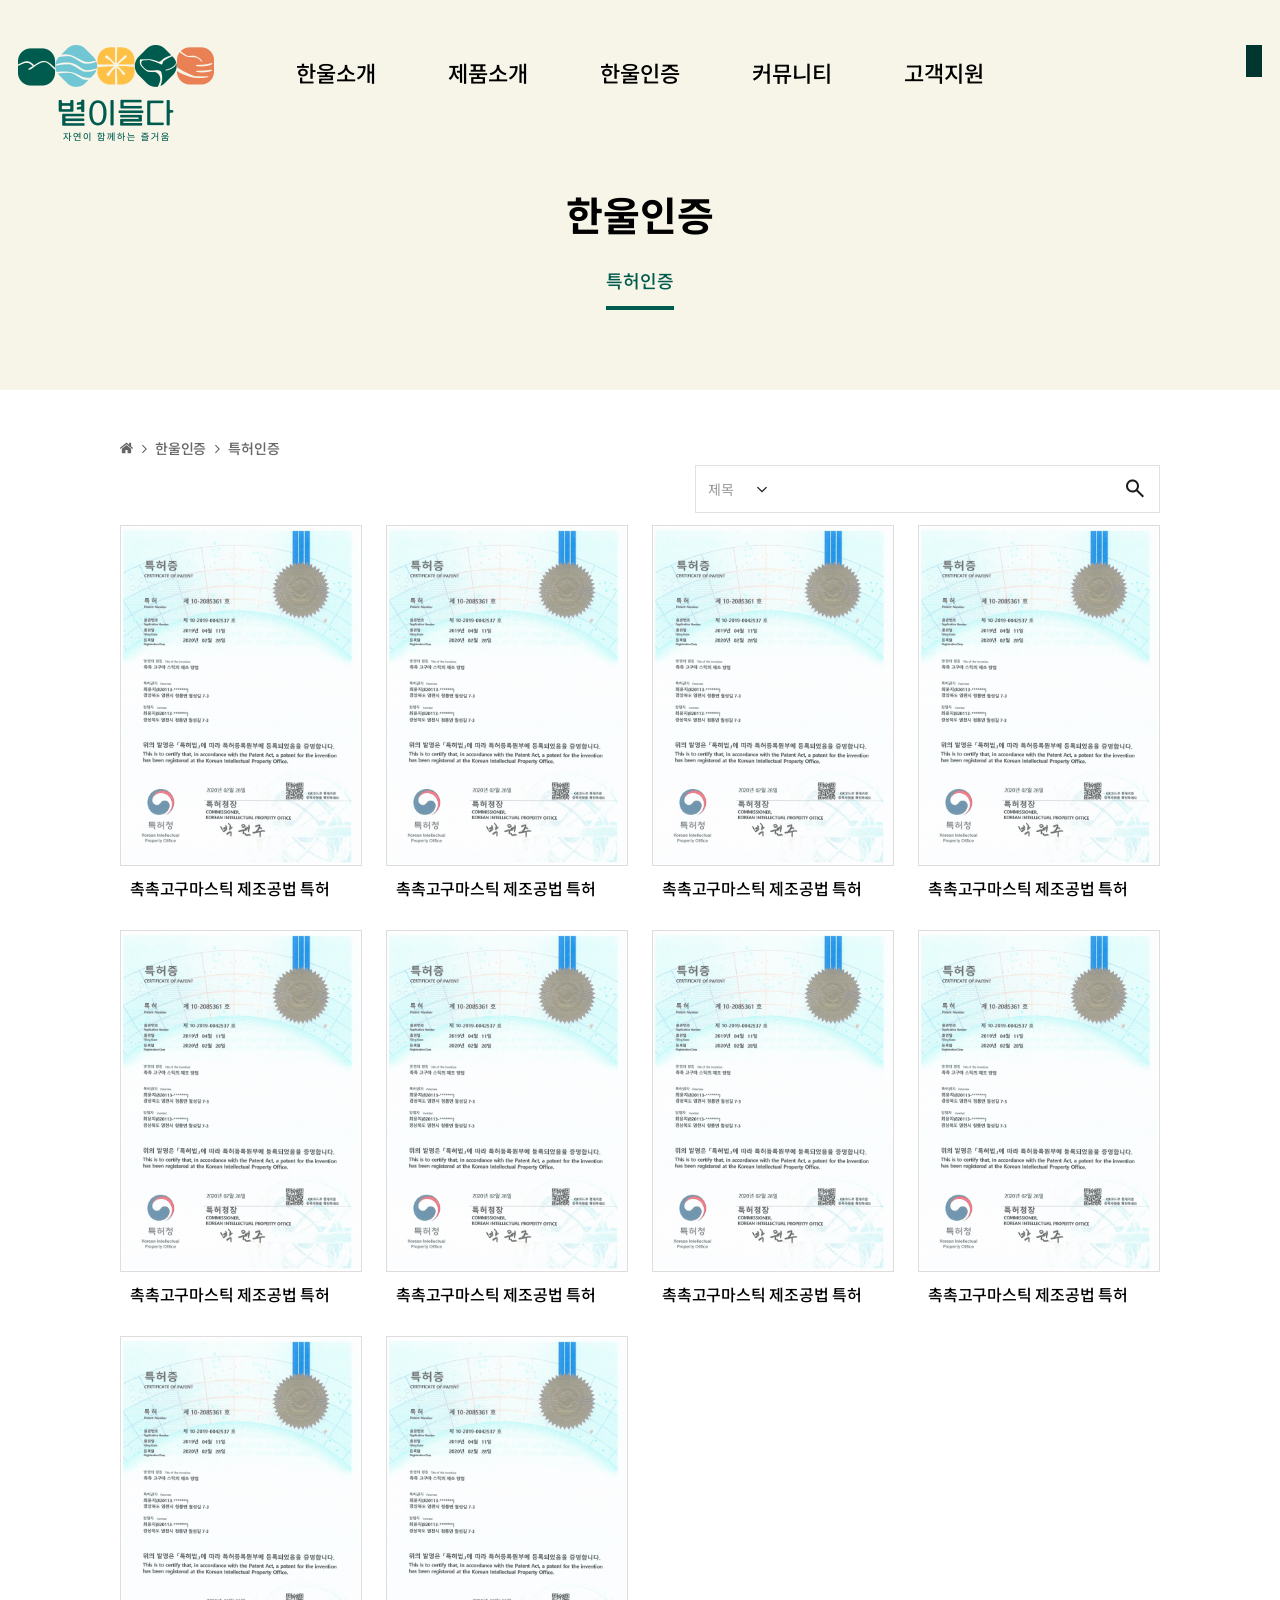
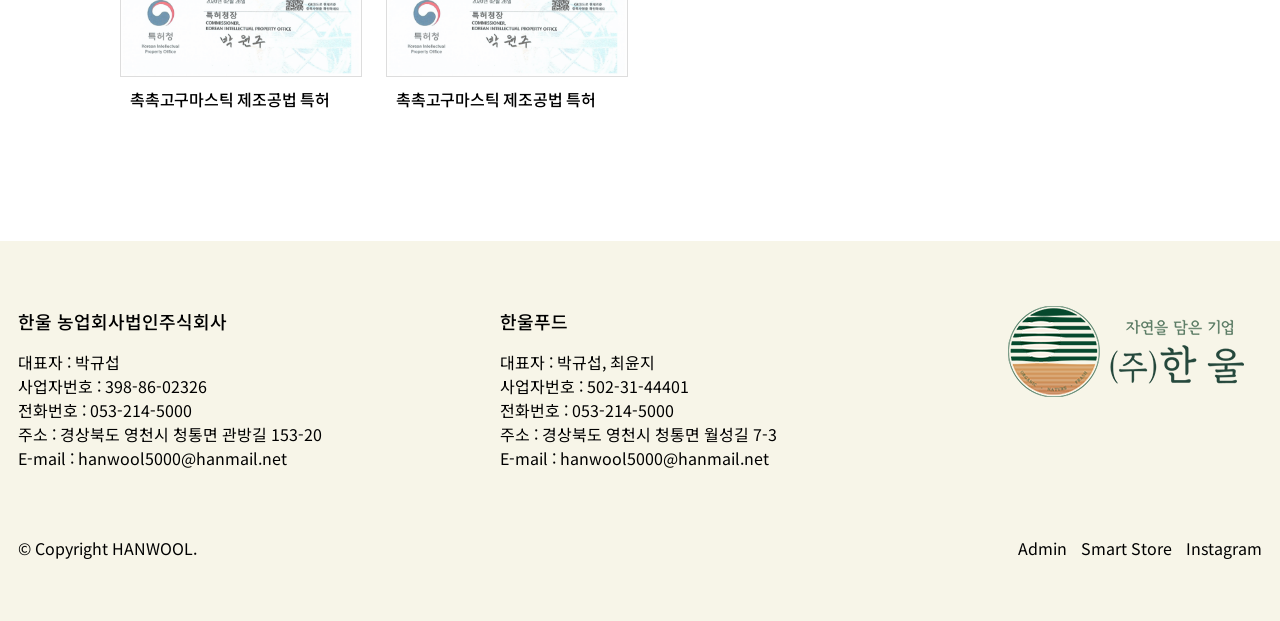
<file: certification_3.html>
<!DOCTYPE html>
<html lang="ko">
<head>
    <meta charset="UTF-8">
    <meta name="keywords" content="">
    <meta name="description" content="">
    <meta name="viewport" content="width=device-width, initial-scale=1.0">
    <title>한울인증 | 한울 모랑모랑</title>
    <!-- 웹글꼴 연결 -->
    <link rel="preconnect" href="https://fonts.googleapis.com">
    <link rel="preconnect" href="https://fonts.gstatic.com" crossorigin>
    <link href="https://fonts.googleapis.com/css2?family=Noto+Sans+KR:wght@100..900&display=swap" rel="stylesheet">
    <!-- CSS/JS 연결 -->
    <link rel="stylesheet" href="./styles/reset.css">
    <link rel="stylesheet" href="./styles/certification_3.css">
    <link rel="stylesheet" href="./styles/common.css">
    <link rel="stylesheet" href="./styles/responsive.css">
    <script src="./script/certification_3.js" defer></script>
</head>
<body>
    <!--============================= header =============================-->
    <header>
        <div class="top_wrap">
            <h1><a href="./index.html"><img src="./images/logo.png" alt="볕이들다"></a></h1>
            <nav>
                <ul class="gnb">
                    <li><a href="./hanwool_info_1.html">한울소개</a>
                        <ul class="sub">
                            <li><a href="./hanwool_info_1.html">브랜드 스토리</a></li>
                            <li><a href="#">브랜드 로고</a></li>
                            <li><a href="#">상담 문의</a></li>
                            <li><a href="#">기업연혁</a></li>
                        </ul>
                    </li>
                    <li><a href="./product_info_2.html">제품소개</a>
                        <ul class="sub">
                            <li><a href="./product_info_2.html">제품소개</a></li>
                            <li><a href="#">연구개발</a></li>
                        </ul>
                    </li>
                    <li><a href="./certification_3.html">한울인증</a>
                        <ul class="sub">
                            <li><a href="./certification_3.html">특허인증</a></li>
                        </ul>
                    </li>
                    <li><a href="./community_4.html">커뮤니티</a>
                        <ul class="sub">
                            <li><a href="./community_4.html">공지사항</a></li>
                            <li><a href="#">한울뉴스</a></li>
                            <li><a href="#">자연의 이야기</a></li>
                        </ul>
                    </li>
                    <li><a href="./support_5.html">고객지원</a>
                        <ul class="sub">
                            <li><a href="./support_5.html">자주 묻는 질문</a></li>
                            <li><a href="#">자료실</a></li>
                        </ul>
                    </li>
                </ul>
            </nav>
            <div class="lnb">
                <a href="#" class="rectangle"></a>
                <div class="lnb_bg"></div><!-- 사이드 열릴 때 왼쪽 배경 -->
                <!-- desktop side nav -->
                <div class="all_nav">
                    <ul>
                        <li><a href="./hanwool_info_1.html">한울소개</a></li>
                        <li><a href="./product_info_2.html">제품소개</a></li>
                        <li><a href="./certification_3.html">한울인증</a></li>
                        <li><a href="./community_4.html">커뮤니티</a></li>
                        <li><a href="./support_5.html">고객지원</a></li>
                    </ul>
                    <div class="btm">
                        <p class="info">
                            경상북도 영천시 청통면 관방길 153-20<br>
                            053-214-5000<br>
                            hanwool5000@hanmail.net
                        </p>
                        <div class="link">
                            <a href="#">Smart Store</a>
                            <a href="#">Instagram</a>
                        </div>
                    </div>
                </div>
                <!-- mobile side nav -->
                <div class="m_nav">
                    <a href="#" class="all_nav_m"><img src="./images/m_nav_icon.svg" alt="모바일 메뉴 열기"></a>
                    <!-- 모바일 내비 제작 위치 -->
                </div>
            </div>
        </div>
    </header>
    <!--============================= main =============================-->
    <main>
        <h1>한울인증</h1>
        <div class="category">
            <a href="#" class="active">특허인증</a>
        </div>
        <div class="wrap patent_wrap">
            <div class="step">
                <!-- 오른쪽 arrow background로 추가 -->
                <a href="#"><img src="./images/home_icon.svg" alt="홈"></a>
                <a href="#">한울인증</a>
                <a href="#">특허인증</a>
            </div>
            <!-- 검색란 -->
            <form action="#" method="get" id="search_frm">
                <fieldset class="search_wrap">
                    <legend class="skip">검색 양식</legend>
                    <select name="search_option" id="search_option">
                        <option value="title">제목</option>
                        <option value="contents">내용</option>
                        <option value="title_contents">제목+내용</option>
                        <option value="id">아이디</option>
                        <option value="uploader">글쓴이</option>
                    </select>
                    <input type="text" name="search" id="search" required>
                    <button type="button" id="search_btn"><img src="./images/search_icon.svg" alt="검색하기"></button>
                </fieldset>
            </form>
            <ul class="certi_contents">
                <li class="certi_item">
                    <a href="#">
                        <p><img src="./images/certi_001.png" alt=""></p>
                        <h2>촉촉고구마스틱 제조공법 특허</h2>
                    </a>
                </li>
                <li class="certi_item">
                    <a href="#">
                        <p><img src="./images/certi_001.png" alt=""></p>
                        <h2>촉촉고구마스틱 제조공법 특허</h2>
                    </a>
                </li>
                <li class="certi_item">
                    <a href="#">
                        <p><img src="./images/certi_001.png" alt=""></p>
                        <h2>촉촉고구마스틱 제조공법 특허</h2>
                    </a>
                </li>
                <li class="certi_item">
                    <a href="#">
                        <p><img src="./images/certi_001.png" alt=""></p>
                        <h2>촉촉고구마스틱 제조공법 특허</h2>
                    </a>
                </li>
                <li class="certi_item">
                    <a href="#">
                        <p><img src="./images/certi_001.png" alt=""></p>
                        <h2>촉촉고구마스틱 제조공법 특허</h2>
                    </a>
                </li>
                <li class="certi_item">
                    <a href="#">
                        <p><img src="./images/certi_001.png" alt=""></p>
                        <h2>촉촉고구마스틱 제조공법 특허</h2>
                    </a>
                </li>
                <li class="certi_item">
                    <a href="#">
                        <p><img src="./images/certi_001.png" alt=""></p>
                        <h2>촉촉고구마스틱 제조공법 특허</h2>
                    </a>
                </li>
                <li class="certi_item">
                    <a href="#">
                        <p><img src="./images/certi_001.png" alt=""></p>
                        <h2>촉촉고구마스틱 제조공법 특허</h2>
                    </a>
                </li>
                <li class="certi_item">
                    <a href="#">
                        <p><img src="./images/certi_001.png" alt=""></p>
                        <h2>촉촉고구마스틱 제조공법 특허</h2>
                    </a>
                </li>
                <li class="certi_item">
                    <a href="#">
                        <p><img src="./images/certi_001.png" alt=""></p>
                        <h2>촉촉고구마스틱 제조공법 특허</h2>
                    </a>
                </li>
                <li class="certi_item"><!-- 개수맞춤용 --></li>
                <li class="certi_item"><!-- 개수맞춤용 --></li>
            </ul>
        </div>
    </main>
    <!--============================= footer =============================-->
    <footer>
        <div class="wrapper">
            <div class="top">
                <div class="section_wrap">
                    <!-- mobile에 나오는 통화버튼(초기값 숨기기) -->
                    <div class="m_call">
                        <button type="button" class="call">053-214-5000</button>
                        <button type="button" class="call"><img src="./images/call.svg" alt=""></button>
                    </div>
                    <section>
                        <h3>한울 농업회사법인주식회사</h3>
                        <p>
                            대표자 : 박규섭<br>사업자번호 : 398-86-02326<br>전화번호 : 053-214-5000<br>주소 : 경상북도 영천시 청통면 관방길 153-20<br>E-mail : hanwool5000@hanmail.net
                        </p>
                    </section>
                    <section>
                        <h3>한울푸드</h3>
                        <p>
                            대표자 : 박규섭, 최윤지<br>사업자번호 : 502-31-44401<br>전화번호 : 053-214-5000<br>주소 : 경상북도 영천시 청통면 월성길 7-3<br>E-mail : hanwool5000@hanmail.net
                        </p>
                    </section>
                </div>
                <a href="#"><img src="./images/logo_ft.png" alt="한울 기업"></a>
            </div>
            <div class="btm">
                <p>&copy; Copyright HANWOOL.</p>
                <div class="link">
                    <a href="#">Admin</a>
                    <a href="#">Smart Store</a>
                    <a href="#">Instagram</a>
                </div>
            </div>
        </div>
    </footer>
</body>
</html>
</file>
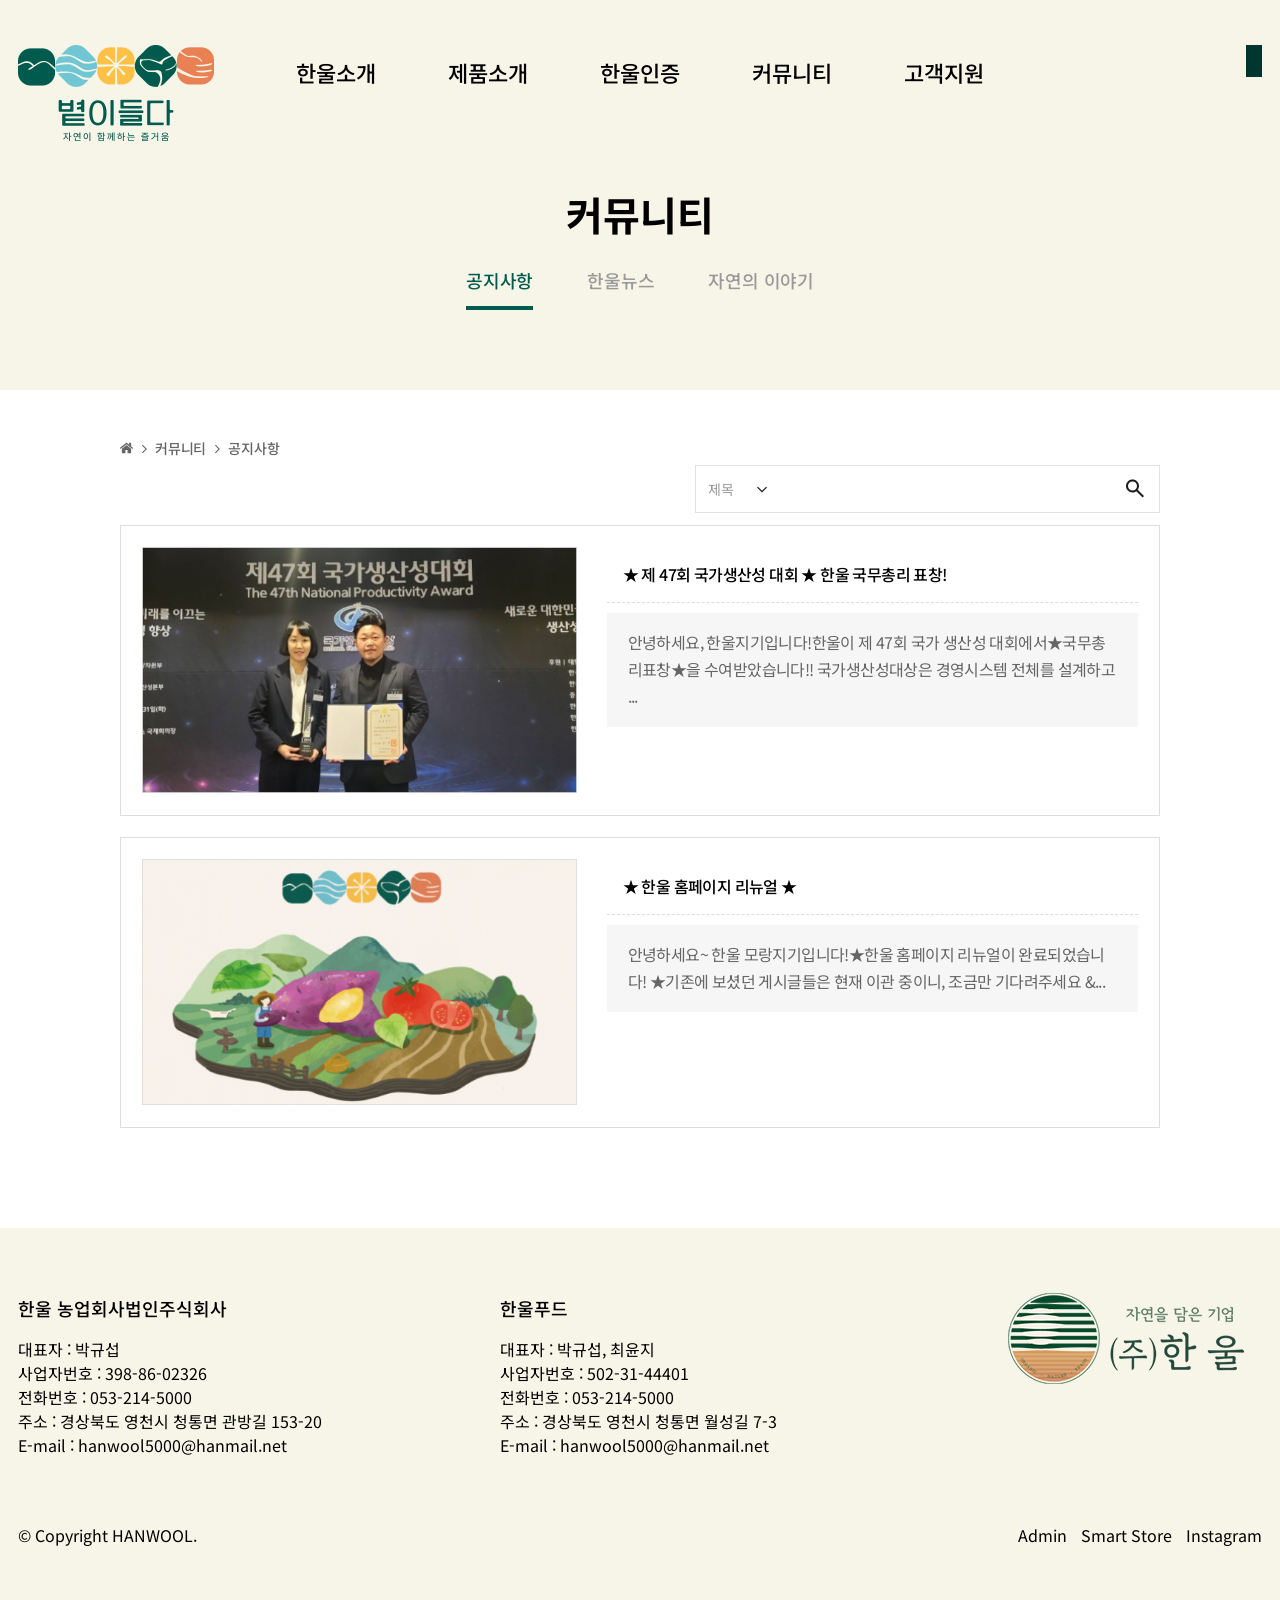
<file: community_4.html>
<!DOCTYPE html>
<html lang="ko">
<head>
    <meta charset="UTF-8">
    <meta name="keywords" content="">
    <meta name="description" content="">
    <meta name="viewport" content="width=device-width, initial-scale=1.0">
    <title>커뮤니티 | 한울 모랑모랑</title>
    <!-- 웹글꼴 연결 -->
    <link rel="preconnect" href="https://fonts.googleapis.com">
    <link rel="preconnect" href="https://fonts.gstatic.com" crossorigin>
    <link href="https://fonts.googleapis.com/css2?family=Noto+Sans+KR:wght@100..900&display=swap" rel="stylesheet">
    <!-- CSS/JS 연결 -->
    <link rel="stylesheet" href="./styles/reset.css">
    <link rel="stylesheet" href="./styles/community_4.css">
    <link rel="stylesheet" href="./styles/common.css">
    <link rel="stylesheet" href="./styles/responsive.css">
    <script src="./script/community_4.js" defer></script>
</head>
<body>
    <!--============================= header =============================-->
    <header>
        <div class="top_wrap">
            <h1><a href="./index.html"><img src="./images/logo.png" alt="볕이들다"></a></h1>
            <nav>
                <ul class="gnb">
                    <li><a href="./hanwool_info_1.html">한울소개</a>
                        <ul class="sub">
                            <li><a href="./hanwool_info_1.html">브랜드 스토리</a></li>
                            <li><a href="#">브랜드 로고</a></li>
                            <li><a href="#">상담 문의</a></li>
                            <li><a href="#">기업연혁</a></li>
                        </ul>
                    </li>
                    <li><a href="./product_info_2.html">제품소개</a>
                        <ul class="sub">
                            <li><a href="./product_info_2.html">제품소개</a></li>
                            <li><a href="#">연구개발</a></li>
                        </ul>
                    </li>
                    <li><a href="./certification_3.html">한울인증</a>
                        <ul class="sub">
                            <li><a href="./certification_3.html">특허인증</a></li>
                        </ul>
                    </li>
                    <li><a href="./community_4.html">커뮤니티</a>
                        <ul class="sub">
                            <li><a href="./community_4.html">공지사항</a></li>
                            <li><a href="#">한울뉴스</a></li>
                            <li><a href="#">자연의 이야기</a></li>
                        </ul>
                    </li>
                    <li><a href="./support_5.html">고객지원</a>
                        <ul class="sub">
                            <li><a href="./support_5.html">자주 묻는 질문</a></li>
                            <li><a href="#">자료실</a></li>
                        </ul>
                    </li>
                </ul>
            </nav>
            <div class="lnb">
                <a href="#" class="rectangle"></a>
                <div class="lnb_bg"></div><!-- 사이드 열릴 때 왼쪽 배경 -->
                <!-- desktop side nav -->
                <div class="all_nav">
                    <ul>
                        <li><a href="./hanwool_info_1.html">한울소개</a></li>
                        <li><a href="./product_info_2.html">제품소개</a></li>
                        <li><a href="./certification_3.html">한울인증</a></li>
                        <li><a href="./community_4.html">커뮤니티</a></li>
                        <li><a href="./support_5.html">고객지원</a></li>
                    </ul>
                    <div class="btm">
                        <p class="info">
                            경상북도 영천시 청통면 관방길 153-20<br>
                            053-214-5000<br>
                            hanwool5000@hanmail.net
                        </p>
                        <div class="link">
                            <a href="#">Smart Store</a>
                            <a href="#">Instagram</a>
                        </div>
                    </div>
                </div>
                <!-- mobile side nav -->
                <div class="m_nav">
                    <a href="#" class="all_nav_m"><img src="./images/m_nav_icon.svg" alt="모바일 메뉴 열기"></a>
                    <!-- 모바일 내비 제작 위치 -->
                </div>
            </div>
        </div>
    </header>
    <!--============================= main =============================-->
    <main>
        <h1>커뮤니티</h1>
        <div class="category">
            <a href="#" class="active">공지사항</a>
            <a href="#">한울뉴스</a>
            <a href="#">자연의 이야기</a>
        </div>
        <div class="wrap notice_wrap">
            <div class="step">
                <!-- 오른쪽 arrow background로 추가 -->
                <a href="#"><img src="./images/home_icon.svg" alt="홈"></a>
                <a href="#">커뮤니티</a>
                <a href="#">공지사항</a>
            </div>
            <!-- 검색란 -->
            <form action="#" method="get" id="search_frm">
                <fieldset class="search_wrap">
                    <legend class="skip">검색 양식</legend>
                    <select name="search_option" id="search_option">
                        <option value="title">제목</option>
                        <option value="contents">내용</option>
                        <option value="title_contents">제목+내용</option>
                        <option value="id">아이디</option>
                        <option value="uploader">글쓴이</option>
                    </select>
                    <input type="text" name="search" id="search" required>
                    <button type="button" id="search_btn"><img src="./images/search_icon.svg" alt="검색하기"></button>
                </fieldset>
            </form>
            <ul class="notice_contents">
                <li class="notice_item">
                    <a href="#"><img src="./images/notice_1.jpg" alt=""></a>
                    <div class="notice_title">
                        <a href="#">&#x2605; 제 47회 국가생산성 대회 &#x2605; 한울 국무총리 표창!</a>
                        <p>안녕하세요, 한울지기입니다!한울이 제 47회 국가 생산성 대회에서&#x2605;국무총리표창&#x2605;을 수여받았습니다!! 국가생산성대상은 경영시스템 전체를 설계하고 ...</p>
                    </div>
                </li>
                <li class="notice_item">
                    <a href="#"><img src="./images/notice_2.jpg" alt=""></a>
                    <div class="notice_title">
                        <a href="#">&#x2605; 한울 홈페이지 리뉴얼 &#x2605;</a>
                        <p>안녕하세요~ 한울 모랑지기입니다!&#x2605;한울 홈페이지 리뉴얼이 완료되었습니다! &#x2605;기존에 보셨던 게시글들은 현재 이관 중이니, 조금만 기다려주세요 &...</p>
                    </div>
                </li>
            </ul>
        </div>
    </main>
    <!--============================= footer =============================-->
    <footer>
        <div class="wrapper">
            <div class="top">
                <div class="section_wrap">
                    <!-- mobile에 나오는 통화버튼(초기값 숨기기) -->
                    <div class="m_call">
                        <button type="button" class="call">053-214-5000</button>
                        <button type="button" class="call"><img src="./images/call.svg" alt=""></button>
                    </div>
                    <section>
                        <h3>한울 농업회사법인주식회사</h3>
                        <p>
                            대표자 : 박규섭<br>사업자번호 : 398-86-02326<br>전화번호 : 053-214-5000<br>주소 : 경상북도 영천시 청통면 관방길 153-20<br>E-mail : hanwool5000@hanmail.net
                        </p>
                    </section>
                    <section>
                        <h3>한울푸드</h3>
                        <p>
                            대표자 : 박규섭, 최윤지<br>사업자번호 : 502-31-44401<br>전화번호 : 053-214-5000<br>주소 : 경상북도 영천시 청통면 월성길 7-3<br>E-mail : hanwool5000@hanmail.net
                        </p>
                    </section>
                </div>
                <a href="#"><img src="./images/logo_ft.png" alt="한울 기업"></a>
            </div>
            <div class="btm">
                <p>&copy; Copyright HANWOOL.</p>
                <div class="link">
                    <a href="#">Admin</a>
                    <a href="#">Smart Store</a>
                    <a href="#">Instagram</a>
                </div>
            </div>
        </div>
    </footer>
</body>
</html>
</file>
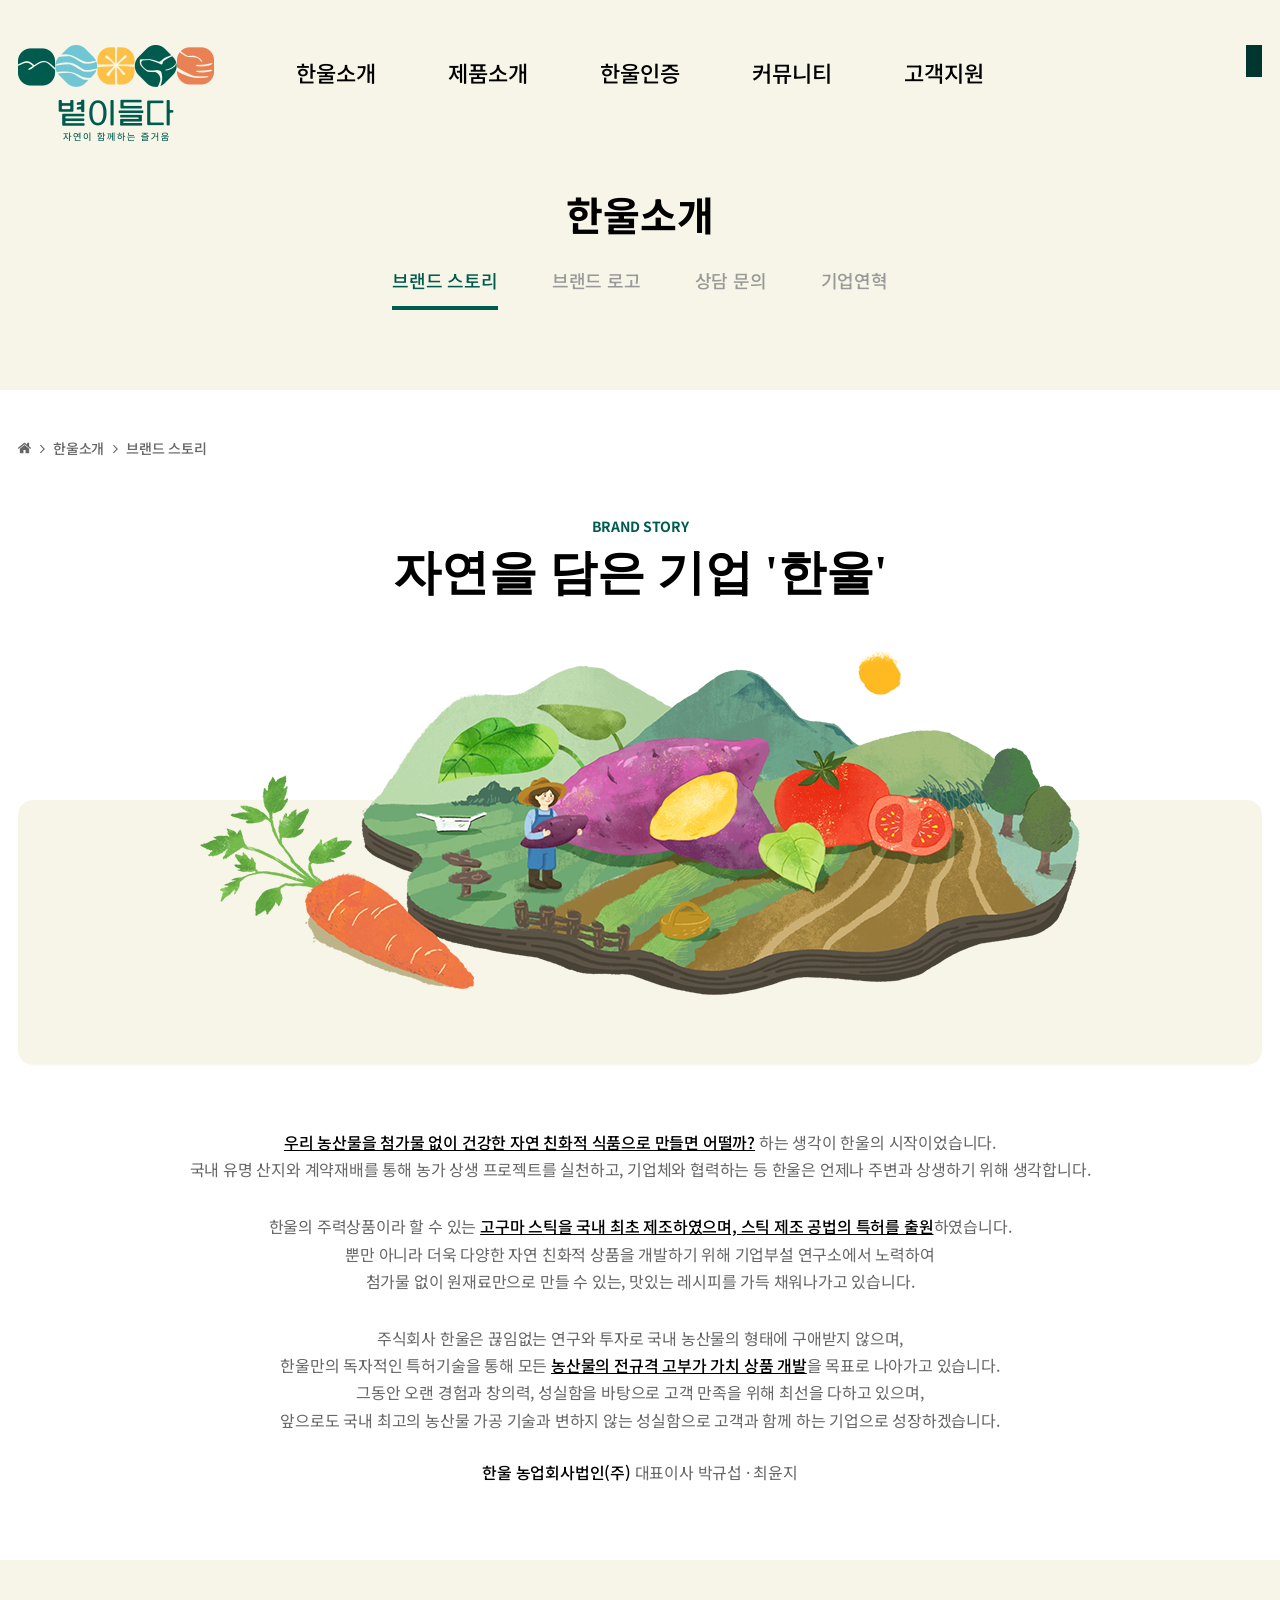
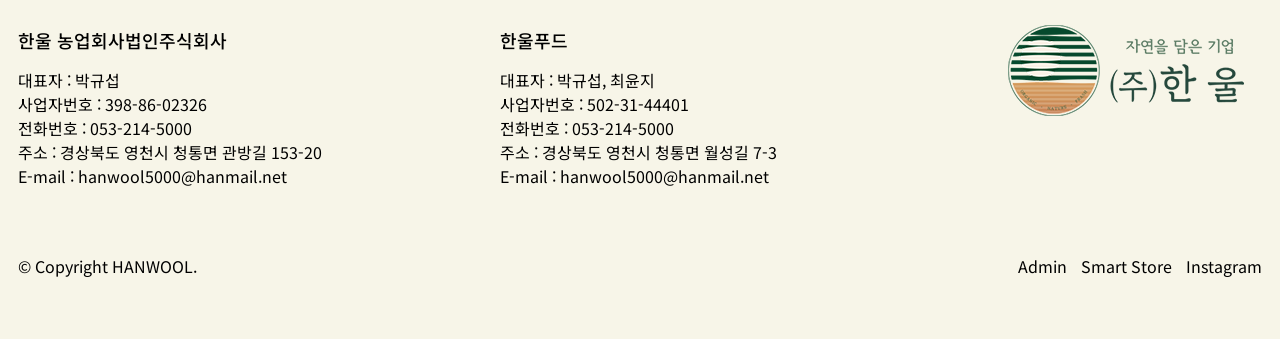
<file: hanwool_info_1.html>
<!DOCTYPE html>
<html lang="ko">
<head>
    <meta charset="UTF-8">
    <meta name="keywords" content="">
    <meta name="description" content="">
    <meta name="viewport" content="width=device-width, initial-scale=1.0">
    <title>한울소개 | 한울 모랑모랑</title>
    <!-- 웹글꼴 연결 -->
    <link rel="preconnect" href="https://fonts.googleapis.com">
    <link rel="preconnect" href="https://fonts.gstatic.com" crossorigin>
    <link href="https://fonts.googleapis.com/css2?family=Noto+Sans+KR:wght@100..900&display=swap" rel="stylesheet">
    <!-- CSS/JS 연결 -->
    <link rel="stylesheet" href="./styles/reset.css">
    <link rel="stylesheet" href="./styles/hanwool_info_1.css">
    <link rel="stylesheet" href="./styles/common.css">
    <link rel="stylesheet" href="./styles/responsive.css">
    <script src="./script/hanwool_info_1.js" defer></script>
</head>
<body>
    <!--============================= header =============================-->
    <header>
        <div class="top_wrap">
            <h1><a href="./index.html"><img src="./images/logo.png" alt="볕이들다"></a></h1>
            <nav>
                <ul class="gnb">
                    <li><a href="./hanwool_info_1.html">한울소개</a>
                        <ul class="sub">
                            <li><a href="./hanwool_info_1.html">브랜드 스토리</a></li>
                            <li><a href="#">브랜드 로고</a></li>
                            <li><a href="#">상담 문의</a></li>
                            <li><a href="#">기업연혁</a></li>
                        </ul>
                    </li>
                    <li><a href="./product_info_2.html">제품소개</a>
                        <ul class="sub">
                            <li><a href="./product_info_2.html">제품소개</a></li>
                            <li><a href="#">연구개발</a></li>
                        </ul>
                    </li>
                    <li><a href="./certification_3.html">한울인증</a>
                        <ul class="sub">
                            <li><a href="./certification_3.html">특허인증</a></li>
                        </ul>
                    </li>
                    <li><a href="./community_4.html">커뮤니티</a>
                        <ul class="sub">
                            <li><a href="./community_4.html">공지사항</a></li>
                            <li><a href="#">한울뉴스</a></li>
                            <li><a href="#">자연의 이야기</a></li>
                        </ul>
                    </li>
                    <li><a href="./support_5.html">고객지원</a>
                        <ul class="sub">
                            <li><a href="./support_5.html">자주 묻는 질문</a></li>
                            <li><a href="#">자료실</a></li>
                        </ul>
                    </li>
                </ul>
            </nav>
            <div class="lnb">
                <a href="#" class="rectangle"></a>
                <div class="lnb_bg"></div><!-- 사이드 열릴 때 왼쪽 배경 -->
                <!-- desktop side nav -->
                <div class="all_nav">
                    <ul>
                        <li><a href="./hanwool_info_1.html">한울소개</a></li>
                        <li><a href="./product_info_2.html">제품소개</a></li>
                        <li><a href="./certification_3.html">한울인증</a></li>
                        <li><a href="./community_4.html">커뮤니티</a></li>
                        <li><a href="./support_5.html">고객지원</a></li>
                    </ul>
                    <div class="btm">
                        <p class="info">
                            경상북도 영천시 청통면 관방길 153-20<br>
                            053-214-5000<br>
                            hanwool5000@hanmail.net
                        </p>
                        <div class="link">
                            <a href="#">Smart Store</a>
                            <a href="#">Instagram</a>
                        </div>
                    </div>
                </div>
                <!-- mobile side nav -->
                <div class="m_nav">
                    <a href="#" class="all_nav_m"><img src="./images/m_nav_icon.svg" alt="모바일 메뉴 열기"></a>
                    <!-- 모바일 내비 제작 위치 -->
                </div>
            </div>
        </div>
    </header>
    <!--============================= main =============================-->
    <main>
        <h1>한울소개</h1>
        <div class="category">
            <a href="#" class="active">브랜드 스토리</a>
            <a href="#">브랜드 로고</a>
            <a href="#">상담 문의</a>
            <a href="#">기업연혁</a>
        </div>
        <div class="wrap story_wrap"><!-- 서브콘텐츠 클래스 추가 -->
            <div class="step">
                <!-- 오른쪽 arrow background로 추가 -->
                <a href="#"><img src="./images/home_icon.svg" alt="홈"></a>
                <a href="#">한울소개</a>
                <a href="#">브랜드 스토리</a>
            </div>
            <h2>BRAND STORY</h2>
            <h3>자연을 담은 기업 '한울'</h3>
            <p class="img"><img src="./images/brand_story_img.png" alt=""></p>
            <div class="story">
                <p>
                    <em>우리 농산물을 첨가물 없이 건강한 자연 친화적 식품으로 만들면 어떨까?</em> 하는 생각이 한울의 시작이었습니다.<br>국내 유명 산지와 계약재배를 통해 농가 상생 프로젝트를 실천하고, 기업체와 협력하는 등 한울은 언제나 주변과 상생하기 위해 생각합니다.
                </p>
                <p>
                    한울의 주력상품이라 할 수 있는 <em>고구마 스틱을 국내 최초 제조하였으며, 스틱 제조 공법의 특허를 출원</em>하였습니다.<br>뿐만 아니라 더욱 다양한 자연 친화적 상품을 개발하기 위해 기업부설 연구소에서 노력하여<br class="hide"> 첨가물 없이 원재료만으로 만들 수 있는, 맛있는 레시피를 가득 채워나가고 있습니다.
                </p>
                <p>
                    주식회사 한울은 끊임없는 연구와 투자로 국내 농산물의 형태에 구애받지 않으며,<br class="hide"> 한울만의 독자적인 특허기술을 통해 모든 <em>농산물의 전규격 고부가 가치 상품 개발</em>을 목표로 나아가고 있습니다.<br>그동안 오랜 경험과 창의력, 성실함을 바탕으로 고객 만족을 위해 최선을 다하고 있으며,<br class="hide"> 앞으로도 국내 최고의 농산물 가공 기술과 변하지 않는 성실함으로 고객과 함께 하는 기업으로 성장하겠습니다.
                </p>
                <p><span>한울 농업회사법인(주)</span> 대표이사 박규섭 · 최윤지</p>
            </div>
        </div>
    </main>
    <!--============================= footer =============================-->
    <footer>
        <div class="wrapper">
            <div class="top">
                <div class="section_wrap">
                    <!-- mobile에 나오는 통화버튼(초기값 숨기기) -->
                    <div class="m_call">
                        <button type="button" class="call">053-214-5000</button>
                        <button type="button" class="call"><img src="./images/call.svg" alt=""></button>
                    </div>
                    <section>
                        <h3>한울 농업회사법인주식회사</h3>
                        <p>
                            대표자 : 박규섭<br>사업자번호 : 398-86-02326<br>전화번호 : 053-214-5000<br>주소 : 경상북도 영천시 청통면 관방길 153-20<br>E-mail : hanwool5000@hanmail.net
                        </p>
                    </section>
                    <section>
                        <h3>한울푸드</h3>
                        <p>
                            대표자 : 박규섭, 최윤지<br>사업자번호 : 502-31-44401<br>전화번호 : 053-214-5000<br>주소 : 경상북도 영천시 청통면 월성길 7-3<br>E-mail : hanwool5000@hanmail.net
                        </p>
                    </section>
                </div>
                <a href="#"><img src="./images/logo_ft.png" alt="한울 기업"></a>
            </div>
            <div class="btm">
                <p>&copy; Copyright HANWOOL.</p>
                <div class="link">
                    <a href="#">Admin</a>
                    <a href="#">Smart Store</a>
                    <a href="#">Instagram</a>
                </div>
            </div>
        </div>
    </footer>
</body>
</html>
</file>
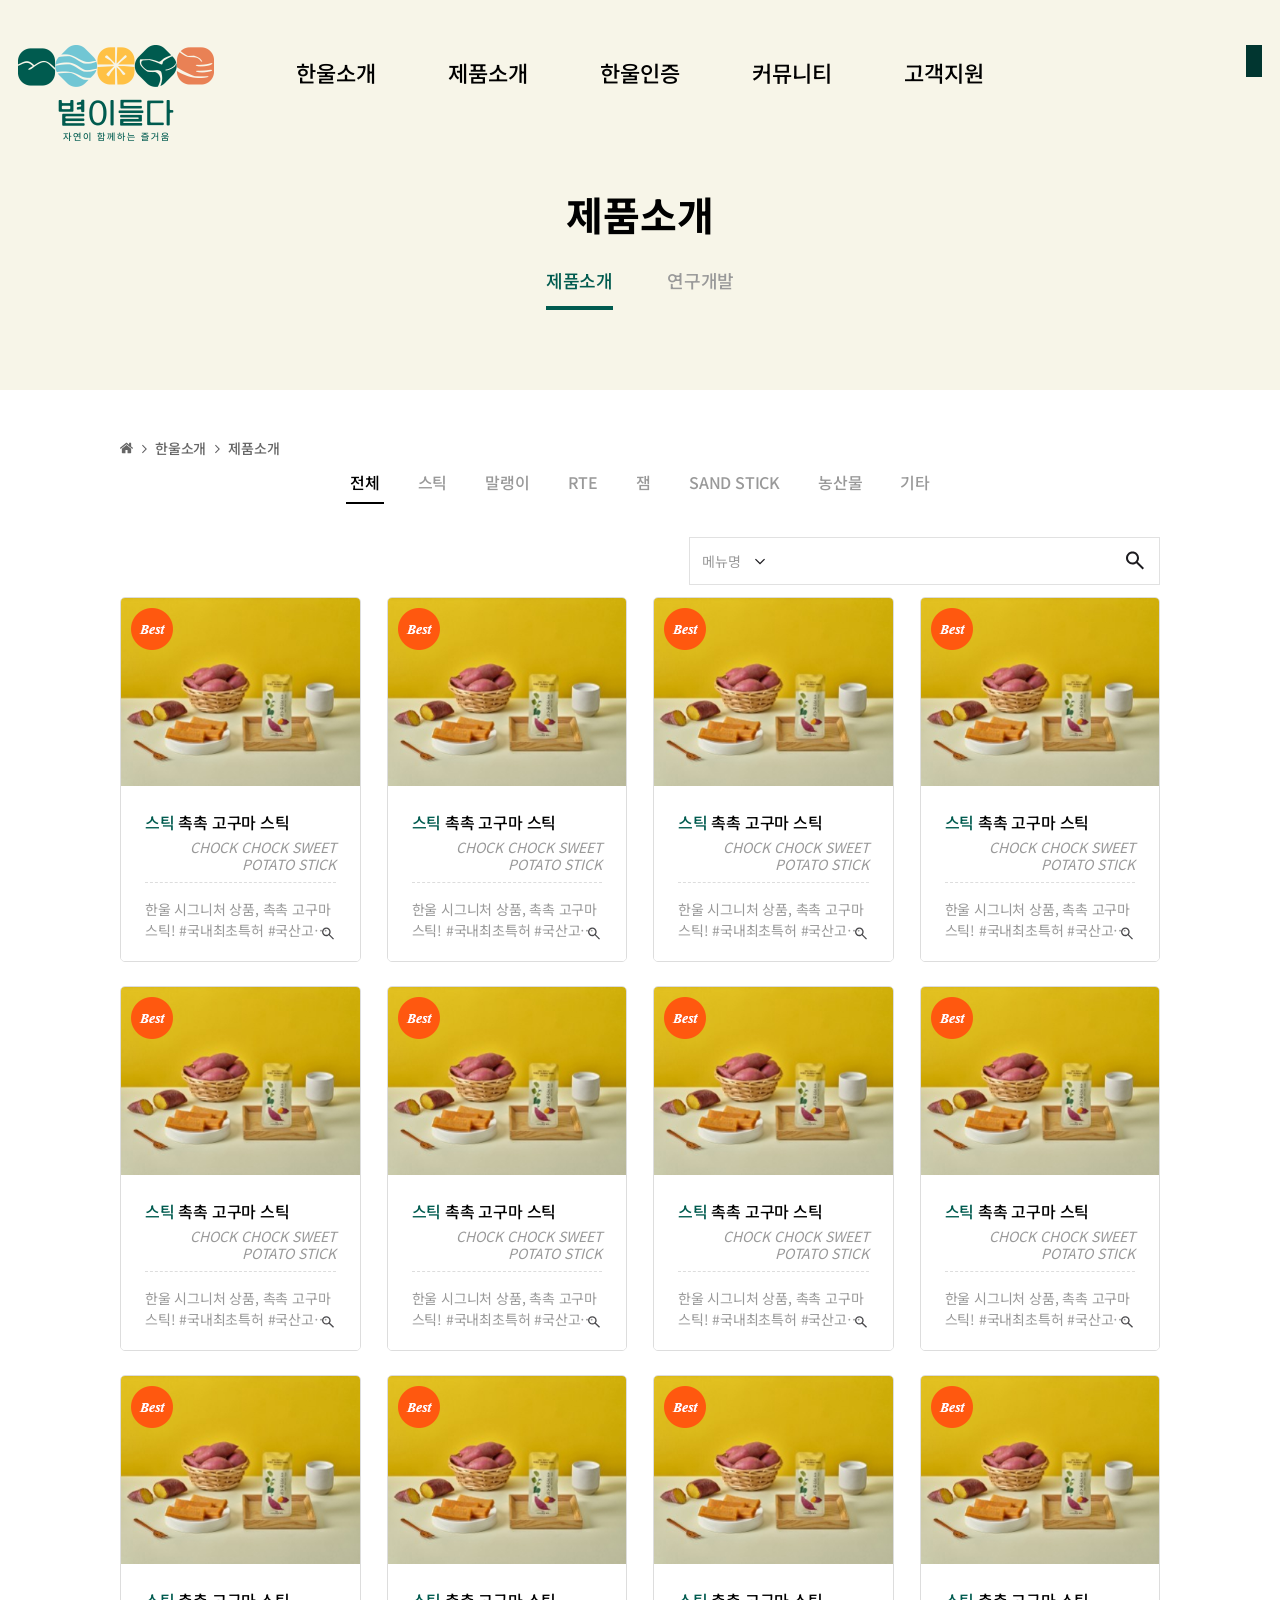
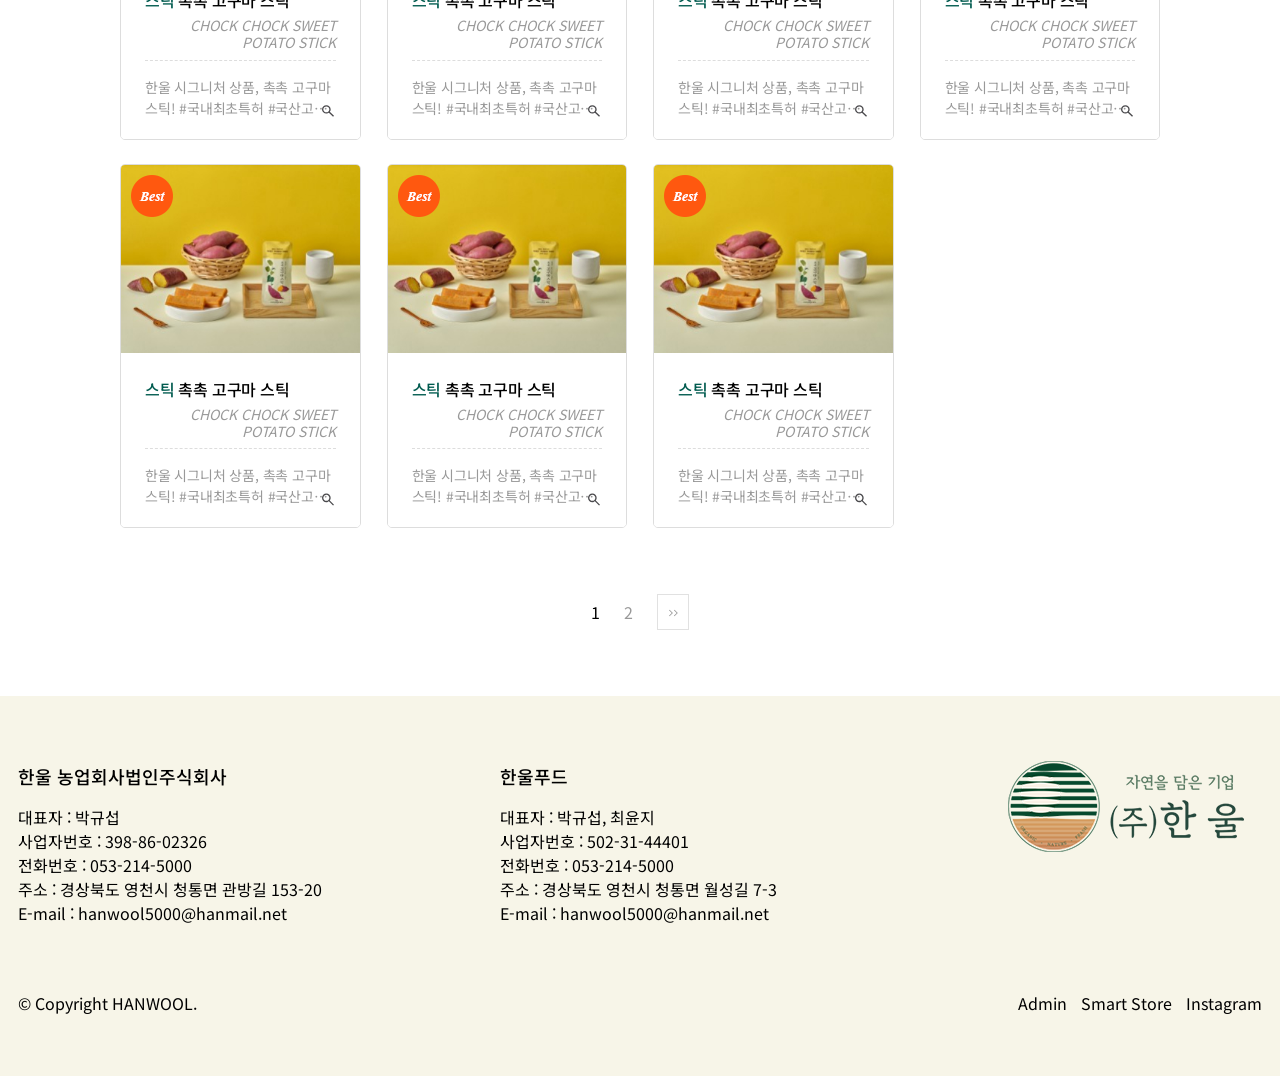
<file: product_info_2.html>
<!DOCTYPE html>
<html lang="ko">
<head>
    <meta charset="UTF-8">
    <meta name="keywords" content="">
    <meta name="description" content="">
    <meta name="viewport" content="width=device-width, initial-scale=1.0">
    <title>제품소개 | 한울 모랑모랑</title>
    <!-- 웹글꼴 연결 -->
    <link rel="preconnect" href="https://fonts.googleapis.com">
    <link rel="preconnect" href="https://fonts.gstatic.com" crossorigin>
    <link href="https://fonts.googleapis.com/css2?family=Noto+Sans+KR:wght@100..900&display=swap" rel="stylesheet">
    <!-- CSS/JS 연결 -->
    <link rel="stylesheet" href="./styles/reset.css">
    <link rel="stylesheet" href="./styles/product_info_2.css">
    <link rel="stylesheet" href="./styles/common.css">
    <link rel="stylesheet" href="./styles/responsive.css">
    <script src="./script/product_info_2.js" defer></script>
</head>
<body>
    <!--============================= header =============================-->
    <header>
        <div class="top_wrap">
            <h1><a href="./index.html"><img src="./images/logo.png" alt="볕이들다"></a></h1>
            <nav>
                <ul class="gnb">
                    <li><a href="./hanwool_info_1.html">한울소개</a>
                        <ul class="sub">
                            <li><a href="./hanwool_info_1.html">브랜드 스토리</a></li>
                            <li><a href="#">브랜드 로고</a></li>
                            <li><a href="#">상담 문의</a></li>
                            <li><a href="#">기업연혁</a></li>
                        </ul>
                    </li>
                    <li><a href="./product_info_2.html">제품소개</a>
                        <ul class="sub">
                            <li><a href="./product_info_2.html">제품소개</a></li>
                            <li><a href="#">연구개발</a></li>
                        </ul>
                    </li>
                    <li><a href="./certification_3.html">한울인증</a>
                        <ul class="sub">
                            <li><a href="./certification_3.html">특허인증</a></li>
                        </ul>
                    </li>
                    <li><a href="./community_4.html">커뮤니티</a>
                        <ul class="sub">
                            <li><a href="./community_4.html">공지사항</a></li>
                            <li><a href="#">한울뉴스</a></li>
                            <li><a href="#">자연의 이야기</a></li>
                        </ul>
                    </li>
                    <li><a href="./support_5.html">고객지원</a>
                        <ul class="sub">
                            <li><a href="./support_5.html">자주 묻는 질문</a></li>
                            <li><a href="#">자료실</a></li>
                        </ul>
                    </li>
                </ul>
            </nav>
            <div class="lnb">
                <a href="#" class="rectangle"></a>
                <div class="lnb_bg"></div><!-- 사이드 열릴 때 왼쪽 배경 -->
                <!-- desktop side nav -->
                <div class="all_nav">
                    <ul>
                        <li><a href="./hanwool_info_1.html">한울소개</a></li>
                        <li><a href="./product_info_2.html">제품소개</a></li>
                        <li><a href="./certification_3.html">한울인증</a></li>
                        <li><a href="./community_4.html">커뮤니티</a></li>
                        <li><a href="./support_5.html">고객지원</a></li>
                    </ul>
                    <div class="btm">
                        <p class="info">
                            경상북도 영천시 청통면 관방길 153-20<br>
                            053-214-5000<br>
                            hanwool5000@hanmail.net
                        </p>
                        <div class="link">
                            <a href="#">Smart Store</a>
                            <a href="#">Instagram</a>
                        </div>
                    </div>
                </div>
                <!-- mobile side nav -->
                <div class="m_nav">
                    <a href="#" class="all_nav_m"><img src="./images/m_nav_icon.svg" alt="모바일 메뉴 열기"></a>
                    <!-- 모바일 내비 제작 위치 -->
                </div>
            </div>
        </div>
    </header>
    <!--============================= main =============================-->
    <main>
        <h1>제품소개</h1>
        <div class="category">
            <a href="#" class="active">제품소개</a>
            <a href="#">연구개발</a>
        </div>
        <div class="wrap product_wrap">
            <div class="step">
                <!-- 오른쪽 arrow background로 추가 -->
                <a href="#"><img src="./images/home_icon.svg" alt="홈"></a>
                <a href="#">한울소개</a>
                <a href="#">제품소개</a>
            </div>
            <ul class="product_category">
                <li><a href="#" class="active">전체</a></li>
                <li><a href="#">스틱</a></li>
                <li><a href="#">말랭이</a></li>
                <li><a href="#">RTE</a></li>
                <li><a href="#">잼</a></li>
                <li><a href="#">SAND STICK</a></li>
                <li><a href="#">농산물</a></li>
                <li><a href="#">기타</a></li>
            </ul>
            <!-- 검색란 -->
            <form action="#" method="get" id="search_frm">
                <fieldset class='search_wrap'>
                    <legend class="skip">검색 양식</legend>
                    <select name="search_option" id="search_option">
                        <option value="menu_name">메뉴명</option>
                    </select>
                    <input type="text" name="search" id="search" required>
                    <button type="button" id="search_btn"><img src="./images/search_icon.svg" alt="검색하기"></button>
                </fieldset>
            </form>
            <ul class="product_contents">
<!--            <li class="product_item">
                    <a href="#">
                        <p><img src="./images/product_item_002.jpg" alt=""></p>
                        <div class="item_txt">
                            <h2><em>스틱</em> 말랑말랑 감스틱 15g</h3>
                            <h3>poket persimmon chew 15<span>g</span></h3>
                            <p>감말랭이의 혁명! 스틱 형태로 절단해 건조시켜 꼬들꼬들 특이하고…</p>
                        </div>
                    </a>
                </li>
                <li class="product_item">
                    <a href="#">
                        <p><img src="./images/product_item_003.jpg" alt=""></p>
                        <div class="item_txt">
                            <h2><em>스틱</em> 촉촉 단호박 스틱 20g</h3>
                            <h3>sweet pumpkin stick</h3>
                            <p>고구마+단호박의 새로운 만남! 단호박이 더해져 더욱 풍미 깊은…</p>
                        </div>
                    </a>
                </li> -->
                <li class="product_item">
                    <a href="#" title="촉촉 고구마 스틱"><img src="./images/product_item_001.jpg" alt=""></a>
                    <p><img src="./images/best.png" alt=""></p>
                    <div class="item_txt">
                        <a href="#">
                            <h2><em>스틱</em> 촉촉 고구마 스틱</h3>
                            <h3>chock chock sweet potato stick</h3>
                        </a>
                        <p>한울 시그니처 상품, 촉촉 고구마 스틱! #국내최초특허 #국산고…</p>
                        <p><img src="./images/search_icon.svg" alt=""></p>
                    </div>
                </li>
                <li class="product_item">
                    <a href="#" title="촉촉 고구마 스틱"><img src="./images/product_item_001.jpg" alt=""></a>
                    <p><img src="./images/best.png" alt=""></p>
                    <div class="item_txt">
                        <a href="#">
                            <h2><em>스틱</em> 촉촉 고구마 스틱</h3>
                            <h3>chock chock sweet potato stick</h3>
                        </a>
                        <p>한울 시그니처 상품, 촉촉 고구마 스틱! #국내최초특허 #국산고…</p>
                        <p><img src="./images/search_icon.svg" alt=""></p>
                    </div>
                </li>
                <li class="product_item">
                    <a href="#" title="촉촉 고구마 스틱"><img src="./images/product_item_001.jpg" alt=""></a>
                    <p><img src="./images/best.png" alt=""></p>
                    <div class="item_txt">
                        <a href="#">
                            <h2><em>스틱</em> 촉촉 고구마 스틱</h3>
                            <h3>chock chock sweet potato stick</h3>
                        </a>
                        <p>한울 시그니처 상품, 촉촉 고구마 스틱! #국내최초특허 #국산고…</p>
                        <p><img src="./images/search_icon.svg" alt=""></p>
                    </div>
                </li>
                <li class="product_item">
                    <a href="#" title="촉촉 고구마 스틱"><img src="./images/product_item_001.jpg" alt=""></a>
                    <p><img src="./images/best.png" alt=""></p>
                    <div class="item_txt">
                        <a href="#">
                            <h2><em>스틱</em> 촉촉 고구마 스틱</h3>
                            <h3>chock chock sweet potato stick</h3>
                        </a>
                        <p>한울 시그니처 상품, 촉촉 고구마 스틱! #국내최초특허 #국산고…</p>
                        <p><img src="./images/search_icon.svg" alt=""></p>
                    </div>
                </li>
                <li class="product_item">
                    <a href="#" title="촉촉 고구마 스틱"><img src="./images/product_item_001.jpg" alt=""></a>
                    <p><img src="./images/best.png" alt=""></p>
                    <div class="item_txt">
                        <a href="#">
                            <h2><em>스틱</em> 촉촉 고구마 스틱</h3>
                            <h3>chock chock sweet potato stick</h3>
                        </a>
                        <p>한울 시그니처 상품, 촉촉 고구마 스틱! #국내최초특허 #국산고…</p>
                        <p><img src="./images/search_icon.svg" alt=""></p>
                    </div>
                </li>
                <li class="product_item">
                    <a href="#" title="촉촉 고구마 스틱"><img src="./images/product_item_001.jpg" alt=""></a>
                    <p><img src="./images/best.png" alt=""></p>
                    <div class="item_txt">
                        <a href="#">
                            <h2><em>스틱</em> 촉촉 고구마 스틱</h3>
                            <h3>chock chock sweet potato stick</h3>
                        </a>
                        <p>한울 시그니처 상품, 촉촉 고구마 스틱! #국내최초특허 #국산고…</p>
                        <p><img src="./images/search_icon.svg" alt=""></p>
                    </div>
                </li>
                <li class="product_item">
                    <a href="#" title="촉촉 고구마 스틱"><img src="./images/product_item_001.jpg" alt=""></a>
                    <p><img src="./images/best.png" alt=""></p>
                    <div class="item_txt">
                        <a href="#">
                            <h2><em>스틱</em> 촉촉 고구마 스틱</h3>
                            <h3>chock chock sweet potato stick</h3>
                        </a>
                        <p>한울 시그니처 상품, 촉촉 고구마 스틱! #국내최초특허 #국산고…</p>
                        <p><img src="./images/search_icon.svg" alt=""></p>
                    </div>
                </li>
                <li class="product_item">
                    <a href="#" title="촉촉 고구마 스틱"><img src="./images/product_item_001.jpg" alt=""></a>
                    <p><img src="./images/best.png" alt=""></p>
                    <div class="item_txt">
                        <a href="#">
                            <h2><em>스틱</em> 촉촉 고구마 스틱</h3>
                            <h3>chock chock sweet potato stick</h3>
                        </a>
                        <p>한울 시그니처 상품, 촉촉 고구마 스틱! #국내최초특허 #국산고…</p>
                        <p><img src="./images/search_icon.svg" alt=""></p>
                    </div>
                </li>
                <li class="product_item">
                    <a href="#" title="촉촉 고구마 스틱"><img src="./images/product_item_001.jpg" alt=""></a>
                    <p><img src="./images/best.png" alt=""></p>
                    <div class="item_txt">
                        <a href="#">
                            <h2><em>스틱</em> 촉촉 고구마 스틱</h3>
                            <h3>chock chock sweet potato stick</h3>
                        </a>
                        <p>한울 시그니처 상품, 촉촉 고구마 스틱! #국내최초특허 #국산고…</p>
                        <p><img src="./images/search_icon.svg" alt=""></p>
                    </div>
                </li>
                <li class="product_item">
                    <a href="#" title="촉촉 고구마 스틱"><img src="./images/product_item_001.jpg" alt=""></a>
                    <p><img src="./images/best.png" alt=""></p>
                    <div class="item_txt">
                        <a href="#">
                            <h2><em>스틱</em> 촉촉 고구마 스틱</h3>
                            <h3>chock chock sweet potato stick</h3>
                        </a>
                        <p>한울 시그니처 상품, 촉촉 고구마 스틱! #국내최초특허 #국산고…</p>
                        <p><img src="./images/search_icon.svg" alt=""></p>
                    </div>
                </li>
                <li class="product_item">
                    <a href="#" title="촉촉 고구마 스틱"><img src="./images/product_item_001.jpg" alt=""></a>
                    <p><img src="./images/best.png" alt=""></p>
                    <div class="item_txt">
                        <a href="#">
                            <h2><em>스틱</em> 촉촉 고구마 스틱</h3>
                            <h3>chock chock sweet potato stick</h3>
                        </a>
                        <p>한울 시그니처 상품, 촉촉 고구마 스틱! #국내최초특허 #국산고…</p>
                        <p><img src="./images/search_icon.svg" alt=""></p>
                    </div>
                </li>
                <li class="product_item">
                    <a href="#" title="촉촉 고구마 스틱"><img src="./images/product_item_001.jpg" alt=""></a>
                    <p><img src="./images/best.png" alt=""></p>
                    <div class="item_txt">
                        <a href="#">
                            <h2><em>스틱</em> 촉촉 고구마 스틱</h3>
                            <h3>chock chock sweet potato stick</h3>
                        </a>
                        <p>한울 시그니처 상품, 촉촉 고구마 스틱! #국내최초특허 #국산고…</p>
                        <p><img src="./images/search_icon.svg" alt=""></p>
                    </div>
                </li>
                <li class="product_item">
                    <a href="#" title="촉촉 고구마 스틱"><img src="./images/product_item_001.jpg" alt=""></a>
                    <p><img src="./images/best.png" alt=""></p>
                    <div class="item_txt">
                        <a href="#">
                            <h2><em>스틱</em> 촉촉 고구마 스틱</h3>
                            <h3>chock chock sweet potato stick</h3>
                        </a>
                        <p>한울 시그니처 상품, 촉촉 고구마 스틱! #국내최초특허 #국산고…</p>
                        <p><img src="./images/search_icon.svg" alt=""></p>
                    </div>
                </li>
                <li class="product_item">
                    <a href="#" title="촉촉 고구마 스틱"><img src="./images/product_item_001.jpg" alt=""></a>
                    <p><img src="./images/best.png" alt=""></p>
                    <div class="item_txt">
                        <a href="#">
                            <h2><em>스틱</em> 촉촉 고구마 스틱</h3>
                            <h3>chock chock sweet potato stick</h3>
                        </a>
                        <p>한울 시그니처 상품, 촉촉 고구마 스틱! #국내최초특허 #국산고…</p>
                        <p><img src="./images/search_icon.svg" alt=""></p>
                    </div>
                </li>
                <li class="product_item">
                    <a href="#" title="촉촉 고구마 스틱"><img src="./images/product_item_001.jpg" alt=""></a>
                    <p><img src="./images/best.png" alt=""></p>
                    <div class="item_txt">
                        <a href="#">
                            <h2><em>스틱</em> 촉촉 고구마 스틱</h3>
                            <h3>chock chock sweet potato stick</h3>
                        </a>
                        <p>한울 시그니처 상품, 촉촉 고구마 스틱! #국내최초특허 #국산고…</p>
                        <p><img src="./images/search_icon.svg" alt=""></p>
                    </div>
                </li>
                <li class="product_item"><!-- 상품개수맞춤용 --></li>
            </ul>
            <div class="page_num">
                <a href="#">1</a>
                <a href="#">2</a>
                <a href="#"><img src="./images/double_arrow_icon.svg" alt="다음 페이지"></a>
            </div>
        </div>
    </main>
    <!--============================= footer =============================-->
    <footer>
        <div class="wrapper">
            <div class="top">
                <div class="section_wrap">
                    <!-- mobile에 나오는 통화버튼(초기값 숨기기) -->
                    <div class="m_call">
                        <button type="button" class="call">053-214-5000</button>
                        <button type="button" class="call"><img src="./images/call.svg" alt=""></button>
                    </div>
                    <section>
                        <h3>한울 농업회사법인주식회사</h3>
                        <p>
                            대표자 : 박규섭<br>사업자번호 : 398-86-02326<br>전화번호 : 053-214-5000<br>주소 : 경상북도 영천시 청통면 관방길 153-20<br>E-mail : hanwool5000@hanmail.net
                        </p>
                    </section>
                    <section>
                        <h3>한울푸드</h3>
                        <p>
                            대표자 : 박규섭, 최윤지<br>사업자번호 : 502-31-44401<br>전화번호 : 053-214-5000<br>주소 : 경상북도 영천시 청통면 월성길 7-3<br>E-mail : hanwool5000@hanmail.net
                        </p>
                    </section>
                </div>
                <a href="#"><img src="./images/logo_ft.png" alt="한울 기업"></a>
            </div>
            <div class="btm">
                <p>&copy; Copyright HANWOOL.</p>
                <div class="link">
                    <a href="#">Admin</a>
                    <a href="#">Smart Store</a>
                    <a href="#">Instagram</a>
                </div>
            </div>
        </div>
    </footer>
</body>
</html>
</file>
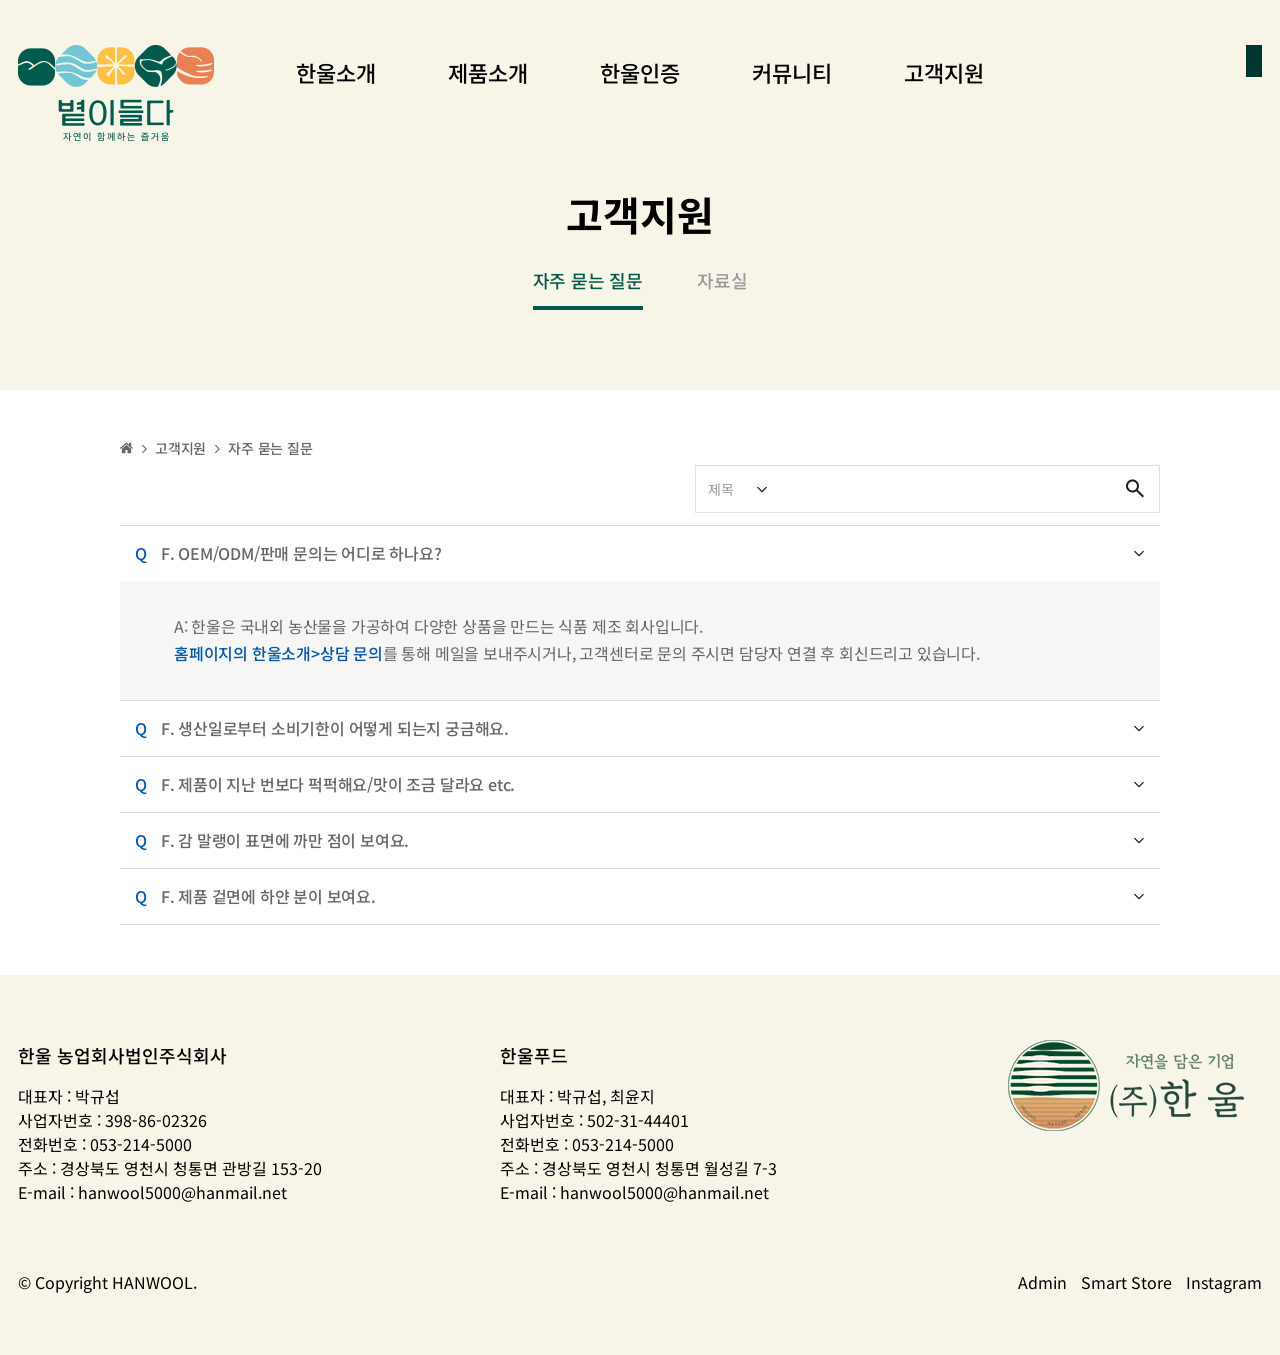
<file: support_5.html>
<!DOCTYPE html>
<html lang="ko">
<head>
    <meta charset="UTF-8">
    <meta name="keywords" content="">
    <meta name="description" content="">
    <meta name="viewport" content="width=device-width, initial-scale=1.0">
    <title>고객지원 | 한울 모랑모랑</title>
    <!-- 웹글꼴 연결 -->
    <link rel="preconnect" href="https://fonts.googleapis.com">
    <link rel="preconnect" href="https://fonts.gstatic.com" crossorigin>
    <link href="https://fonts.googleapis.com/css2?family=Noto+Sans+KR:wght@100..900&display=swap" rel="stylesheet">
    <!-- CSS/JS 연결 -->
    <link rel="stylesheet" href="./styles/reset.css">
    <link rel="stylesheet" href="./styles/support_5.css">
    <link rel="stylesheet" href="./styles/common.css">
    <link rel="stylesheet" href="./styles/responsive.css">
    <script src="./script/support_5.js" defer></script>
    <style>
        .a_off {display:none;}
    </style>
</head>
<body>
    <!--============================= header =============================-->
    <header>
        <div class="top_wrap">
            <h1><a href="./index.html"><img src="./images/logo.png" alt="볕이들다"></a></h1>
            <nav>
                <ul class="gnb">
                    <li><a href="./hanwool_info_1.html">한울소개</a>
                        <ul class="sub">
                            <li><a href="./hanwool_info_1.html">브랜드 스토리</a></li>
                            <li><a href="#">브랜드 로고</a></li>
                            <li><a href="#">상담 문의</a></li>
                            <li><a href="#">기업연혁</a></li>
                        </ul>
                    </li>
                    <li><a href="./product_info_2.html">제품소개</a>
                        <ul class="sub">
                            <li><a href="./product_info_2.html">제품소개</a></li>
                            <li><a href="#">연구개발</a></li>
                        </ul>
                    </li>
                    <li><a href="./certification_3.html">한울인증</a>
                        <ul class="sub">
                            <li><a href="./certification_3.html">특허인증</a></li>
                        </ul>
                    </li>
                    <li><a href="./community_4.html">커뮤니티</a>
                        <ul class="sub">
                            <li><a href="./community_4.html">공지사항</a></li>
                            <li><a href="#">한울뉴스</a></li>
                            <li><a href="#">자연의 이야기</a></li>
                        </ul>
                    </li>
                    <li><a href="./support_5.html">고객지원</a>
                        <ul class="sub">
                            <li><a href="./support_5.html">자주 묻는 질문</a></li>
                            <li><a href="#">자료실</a></li>
                        </ul>
                    </li>
                </ul>
            </nav>
            <div class="lnb">
                <a href="#" class="rectangle"></a>
                <div class="lnb_bg"></div><!-- 사이드 열릴 때 왼쪽 배경 -->
                <!-- desktop side nav -->
                <div class="all_nav">
                    <ul>
                        <li><a href="./hanwool_info_1.html">한울소개</a></li>
                        <li><a href="./product_info_2.html">제품소개</a></li>
                        <li><a href="./certification_3.html">한울인증</a></li>
                        <li><a href="./community_4.html">커뮤니티</a></li>
                        <li><a href="./support_5.html">고객지원</a></li>
                    </ul>
                    <div class="btm">
                        <p class="info">
                            경상북도 영천시 청통면 관방길 153-20<br>
                            053-214-5000<br>
                            hanwool5000@hanmail.net
                        </p>
                        <div class="link">
                            <a href="#">Smart Store</a>
                            <a href="#">Instagram</a>
                        </div>
                    </div>
                </div>
                <!-- mobile side nav -->
                <div class="m_nav">
                    <a href="#" class="all_nav_m"><img src="./images/m_nav_icon.svg" alt="모바일 메뉴 열기"></a>
                    <!-- 모바일 내비 제작 위치 -->
                </div>
            </div>
        </div>
    </header>
    <!--============================= main =============================-->
    <main>
        <h1>고객지원</h1>
        <div class="category">
            <a href="#" class="active">자주 묻는 질문</a>
            <a href="#">자료실</a>
        </div>
        <div class="wrap qna_wrap">
            <div class="step">
                <!-- 오른쪽 arrow background로 추가 -->
                <a href="#"><img src="./images/home_icon.svg" alt="홈"></a>
                <a href="#">고객지원</a>
                <a href="#">자주 묻는 질문</a>
            </div>
            <!-- 검색란 -->
            <form action="#" method="get" id="search_frm">
                <fieldset class="search_wrap">
                    <legend class="skip">검색 양식</legend>
                    <select name="search_option" id="search_option">
                        <option value="title">제목</option>
                        <option value="contents">내용</option>
                        <option value="title_contents">제목+내용</option>
                        <option value="id">아이디</option>
                        <option value="uploader">글쓴이</option>
                    </select>
                    <input type="text" name="search" id="search" required>
                    <button type="button" id="search_btn"><img src="./images/search_icon.svg" alt="검색하기"></button>
                </fieldset>
            </form>
            <!-- qna -->
            <dl class="qna_contents">
                <dt class="q">
                    <button type="button" class="q_open">
                        <span><em>Q</em>F. OEM/ODM/판매 문의는 어디로 하나요?</span>
                        <img src="./images/arrow_icon.svg" alt="">
                    </button>
                </dt>
                <dd class="a">
                    <p>A: 한울은 국내외 농산물을 가공하여 다양한 상품을 만드는 식품 제조 회사입니다.<br><a href="#">홈페이지의 한울소개>상담 문의</a>를 통해 메일을 보내주시거나, 고객센터로 문의 주시면 담당자 연결 후 회신드리고 있습니다.</p>
                </dd>
                <dt class="q">
                    <button type="button" class="q_open">
                        <span><em>Q</em>F. 생산일로부터 소비기한이 어떻게 되는지 궁금해요.</span>
                        <img src="./images/arrow_icon.svg" alt="">
                    </button>
                </dt>
                <dd class="a">
                    <p>A : 고구마 말랭이, 고구마스틱, 감 말랭이의 경우 소비기한은 생산일로부터 12개월입니다</p>
                </dd>
                <dt class="q">
                    <button type="button" class="q_open">
                        <span><em>Q</em>F. 제품이 지난 번보다 퍽퍽해요/맛이 조금 달라요 etc.</span>
                        <img src="./images/arrow_icon.svg" alt="">
                    </button>
                </dt>
                <dd class="a">
                    <p>A :지속적으로 한울의 제품을 이용해주셔서 정말 감사드립니다.<br>한울은 첨가물 없이 국산 원재료 100% 만을 가공하여 제품을 제조하고 있기에,<br class="hide">원물 수확시기나 상태에 따라 조금씩 제품의 색택이나 식감 등의 차이는 있을 수 있습니다.<br><br class="hide"><br>만일 추가 문의사항이 있으시다면 고객행복센터로 문의해주시면 빠르게 처리해드리겠습니다.<br>고객행복센터: 053-214-5000</p>
                </dd>
                <dt class="q">
                    <button type="button" class="q_open">
                        <span><em>Q</em>F. 감 말랭이 표면에 까만 점이 보여요.</span>
                        <img src="./images/arrow_icon.svg" alt="">
                    </button>
                </dt>
                <dd class="a">
                    <p>A : 검은 반점은 감에 포함되어 있는 탄닌이<br class="hide">감을 말리는 공정 과정에서 탄닌철 성분으로 변한 것으로, 문제 없이 섭취하셔도 괜찮습니다.<br><br>만일 추가 문의사항이 있으시다면 고객행복센터로 문의해주시면 빠르게 처리해드리겠습니다.<br>고객행복센터: 053-214-5000</p>
                </dd>
                <dt class="q">
                    <button type="button" class="q_open">
                        <span><em>Q</em>F. 제품 겉면에 하얀 분이 보여요.</span>
                        <img src="./images/arrow_icon.svg" alt="">
                    </button>
                </dt>
                <dd class="a">
                    <p>A : 하얗게 올라오는 성분은 당분입니다.<br>과일은 건조되면서 당분이 더 높아지게 되는데, 인조적인 당 성분이 아닌 자연적으로 발생한 글루코오스라는 천연 포도당이기에 오히려 더욱 맛있는 제품이랍니다.</p>
                </dd>
            </dl>
        </div>
    </main>
    <!--============================= footer =============================-->
    <footer>
        <div class="wrapper">
            <div class="top">
                <div class="section_wrap">
                    <!-- mobile에 나오는 통화버튼(초기값 숨기기) -->
                    <div class="m_call">
                        <button type="button" class="call">053-214-5000</button>
                        <button type="button" class="call"><img src="./images/call.svg" alt=""></button>
                    </div>
                    <section>
                        <h3>한울 농업회사법인주식회사</h3>
                        <p>
                            대표자 : 박규섭<br>사업자번호 : 398-86-02326<br>전화번호 : 053-214-5000<br>주소 : 경상북도 영천시 청통면 관방길 153-20<br>E-mail : hanwool5000@hanmail.net
                        </p>
                    </section>
                    <section>
                        <h3>한울푸드</h3>
                        <p>
                            대표자 : 박규섭, 최윤지<br>사업자번호 : 502-31-44401<br>전화번호 : 053-214-5000<br>주소 : 경상북도 영천시 청통면 월성길 7-3<br>E-mail : hanwool5000@hanmail.net
                        </p>
                    </section>
                </div>
                <a href="#"><img src="./images/logo_ft.png" alt="한울 기업"></a>
            </div>
            <div class="btm">
                <p>&copy; Copyright HANWOOL.</p>
                <div class="link">
                    <a href="#">Admin</a>
                    <a href="#">Smart Store</a>
                    <a href="#">Instagram</a>
                </div>
            </div>
        </div>
    </footer>
</body>
</html>
</file>
<file: styles/certification_3.css>
main {margin:0 auto; text-align:center; background-color:#F7F5E8;}
main h1 {font-size:2.5rem; font-weight:700; padding-top:50px;}
main .category {margin:20px 0 80px;}
main .category a {
    font-size:1.125rem; font-weight:500; letter-spacing:-0.2px; color:#999; line-height:52px; margin-right:50px; display:inline-block;
}
main .category > .active {
    color:#005B4F; border-bottom:4px solid #005B4F;
}
main .category a:last-child {margin-right:0;}
/* -------------- main-wrap-step -------------- */
main .wrap {
    background-color:#fff; max-width:1590px; margin:0 auto;
    border-radius:40px; padding:50px 120px; text-align:center; position:relative;
}
main .patent_wrap {padding-bottom:100px;}
main .wrap .step {text-align:left; display:flex; align-items:center;}
main .wrap .step a {
    font-size:0.875rem; font-weight:500; letter-spacing:-0.2px;
    color:#666;
}
main .wrap .step a img {transform:translateY(1px);}
main .wrap .step a::after {
    content:''; display:inline-block;
    background-image:url(../images/arrow_icon.svg);
    width:10px; height:10px; background-size:cover;
    rotate:-90deg; filter:opacity(0.7); margin:0 6px;
}
main .wrap .step a:last-child::after {display:none;}
/* ------------- (위)공통 디자인 ------------- */
/* -------------- main-wrap-search_frm -------------- */
main .wrap #search_frm {text-align:right; margin:10px 0 12px;}
main .wrap #search_frm .search_wrap {
    border:1px solid #e1e1e1; padding:10px 12px;
    display:inline-flex; justify-content:space-between;
}
main .wrap #search_frm #search_option,
main .wrap #search_frm #search,
main .wrap #search_frm #search_btn {background-color:transparent; outline:none; border:0;}
main .wrap #search_frm #search_option {
    appearance:none; font-size:0.875rem; color:#999; letter-spacing:-0.2px;
    width:76px;
    background-image:url(../images/arrow_icon.svg);
    background-repeat:no-repeat; background-position:right;
}
main .wrap #search_frm #search {width:100%; padding:0 16px; font-size:0.875rem;}
/* -------------- main-wrap-certi_contents -------------- */
main .wrap .certi_contents {
    width:100%;
    display:inline-flex; flex-flow:row wrap; justify-content:space-between;
}
main .wrap .certi_contents .certi_item {
    display:inline-block; width:calc((100% - (24px * 3)) / 4);
    position:relative; margin-bottom:34px;
}
main .wrap .certi_contents .certi_item a {}
main .wrap .certi_contents .certi_item a p {margin-bottom:13px;}
main .wrap .certi_contents .certi_item a p img {width:100%; border:1px solid #ddd;}
main .wrap .certi_contents .certi_item a h2 {
    text-align:left; font-weight:500; letter-spacing:-0.2px; padding-left:10px;
}
</file>
<file: styles/common.css>
body {background-color:#F7F5E8;}
/* ------------------------ header ------------------------ */
header {
    margin:0 auto;
    max-width:1590px;
    background-color:#F7F5E8;
    position:relative;
}
header .top_wrap {text-align:center; max-width:1590px;}
header .top_wrap h1 {position:absolute; left:0; top:45px;}
header h1 a {}
header h1 a img {}
/* header-nav */
header .top_wrap > nav {text-align:center; padding:45px 0; margin:0 auto;}
header .top_wrap > nav .gnb {display:flex; justify-content:center;}
header .top_wrap > nav .gnb > li {width:144px; margin-right:8px; position:relative;}
header .top_wrap > nav .gnb > li:last-child {margin-right:0;}
header .top_wrap > nav .gnb > li > a {
    font-size:1.375rem; padding:16px 0; font-weight:500; display:inline-block;
}
header.top_wrap  > nav .gnb > li:last-child a {}
/* header-nav-sub(초기값 숨기기) */
header .top_wrap > nav .gnb > li .sub {
    /* display:none; */z-index:999;
    position:absolute; left:0; top:60px;
}
header .top_wrap > nav .gnb > li .sub li {}
header .top_wrap > nav .gnb > li .sub li:first-child a {
    border-top-left-radius:10px; border-top-right-radius:10px;
}
header .top_wrap > nav .gnb > li .sub li a {
    display:inline-block;
    font-size:0.875rem; width:144px; line-height:48px;
    text-align:center; background-color:#013630;
    border-bottom:1px solid #154640;;
    color:rgba(255, 255, 255, 0.8); transition:color 0.1s linear;
}
/* .sub li a hover시 밝아지기 애니메이션 */
header .top_wrap > nav .gnb > li .sub li a:hover {
    color:rgba(255, 255, 255, 1);
}
header .top_wrap > nav .gnb > li .sub li:last-child a {
    border-bottom-left-radius:10px; border-bottom-right-radius:10px;
}
/* e:header-nav-sub */
/* header-lnb(오른쪽 사이드 내비) */
header .top_wrap .lnb {}
header .top_wrap .lnb .rectangle {width:16px; height:32px;
    background-color:#013630; display:inline-block;
    position:absolute; right:0; top:45px; z-index:1100;

}
header .top_wrap .lnb .lnb_bg {
    width:65%; height:100vh;
    position:fixed; background-color:rgba(1, 54, 48, 0.8);
    left:0; top:0; z-index:999;
}
/* header-lnb-all_nav(초기값 숨기기) */
header .top_wrap .lnb > .all_nav {
    position:fixed; background-color:white;
    right:0; top:0; z-index:999;
    height:100vh; width:35%;
    padding:93px 50px 44px; text-align:left;
    display:flex; flex-flow:column nowrap; justify-content:space-between;
}
header .top_wrap .lnb > .all_nav > ul {}
header .top_wrap .lnb > .all_nav > ul > li {}
header .top_wrap .lnb > .all_nav > ul > li > a {
    font-size:3rem; font-weight:300; line-height:72px;
}
header .top_wrap .lnb > .all_nav > ul > li > a:hover {color:#0356A7; padding-left:10px;}
header .top_wrap .lnb > .all_nav .btm {display:flex; justify-content:space-between;}
header .top_wrap .lnb > .all_nav .btm .info {font-size:0.875rem; line-height:1.7;}
header .top_wrap .lnb > .all_nav .btm .link {display:flex; flex-flow:column nowrap;}
header .top_wrap .lnb > .all_nav .btm .link a {
    display:flex; font-size:0.875rem; padding:0 10px; align-items:center;
    border:1px solid #000; border-radius:5px; line-height:30px; width:130px;
    margin-bottom:6px; transition:background-color 0.1s ease-out;
}
header .top_wrap .lnb > .all_nav .btm .link a:hover {
    background-color:rgba(3, 86, 167, 0.2);
}
header .top_wrap .lnb > .all_nav .btm .link a:last-child {margin-bottom:0;}
header .top_wrap .lnb > .all_nav .btm .link a::before {
    display:inline-block; content:''; margin-right:10px;
    background-image:url(../images/naver_icon.svg);
    width:18px; height:18px; background-repeat:no-repeat; background-size: cover;
}
header .top_wrap .lnb > .all_nav .btm .link a:last-child:before {
    background-image:url(../images/insta_icon.svg);
}
/* header-lnb-m_nav(초기값 숨기기) */
header .top_wrap .lnb .m_nav {display:none;}
header .top_wrap .lnb .m_nav .all_nav_m {position:absolute; right:18px; top:45px; z-index:1000;}
header .top_wrap .lnb .m_nav .all_nav_m img {}
header .top_wrap .lnb .m_nav > nav {
    position:fixed; right:0; top:0; background-color:#fff; width:75%; height:100vh; z-index:999;
    padding-top:74px;
}
header .top_wrap .lnb .m_nav > nav .gnb > li {}
header .top_wrap .lnb .m_nav > nav .gnb > li > a {
    line-height:54px; border-bottom:1px solid #ddd;
    display:flex; justify-content:space-between; align-items:center;
    padding:0 20px; position:relative; z-index:999;
}
header .top_wrap .lnb .m_nav > nav .gnb > li > a::after {
    content:''; display:inline-block;
    background-image:url(../images/arrow_icon.svg);
    margin:6px; width:12px; height:12px; background-size:cover;
}
header .top_wrap .lnb .m_nav > nav::before {
    content:''; display:inline-block; width:25%; height:100vh; position:fixed; left:0; top:0;
    background-color:rgba(0, 0, 0, 0.6);
}
header .top_wrap .lnb .m_nav > nav .gnb > li > .sub {
    text-align:left; background-color:#F3F3F5;
    border-bottom:1px solid #ddd;
}
header .top_wrap .lnb .m_nav > nav .gnb > li > .sub li {padding:0 18px;}
header .top_wrap .lnb .m_nav > nav .gnb > li > .sub :first-child {padding-top:16px;}
header .top_wrap .lnb .m_nav > nav .gnb > li > .sub :last-child {padding-bottom:16px;}
header .top_wrap .lnb .m_nav > nav .gnb > li > .sub li a {font-size:0.875rem; color:#9b9b9b; line-height:26px; transition:color 0.2s;}
header .top_wrap .lnb .m_nav > nav .gnb > li > .sub li a:hover {color:#000}

/* ============================== footer ============================== */
footer {padding:65px 0; width:100%;}
footer .wrapper {max-width:1590px; margin:0 auto; position:relative;}
footer .wrapper .top {display:flex; justify-content:space-between; margin-bottom:70px;}
/* footer-mobile button */
footer .top .m_call {display:none;}
footer .top .m_call .call:first-child {
    width:100%; line-height:58px; background-color:#013630;
    border:0; font-size:1.25rem; color:#fff; font-weight:700; letter-spacing:-0.2px;
}
footer .top .m_call .call:first-child::before {
    content:''; display:inline-block;
    background-image:url(../images/call.svg);
    width:16px; height:16px; background-size:cover; margin-right:6px;
}
footer .top .m_call .call:last-child {
    background-color:#013630; border:0; padding:20px; border-radius:50%;
}
/* e:footer-mobile button */
footer .wrapper .top .section_wrap {display:flex; position:relative; width:100%;}
footer .wrapper .top .section_wrap section {}
footer .wrapper .top .section_wrap section:nth-child(2) {margin-right:178px;}
footer .wrapper .top .section_wrap section h3 {font-size:1.125rem; font-weight:500; line-height:1.7; margin-bottom:13px;}
footer .wrapper .top .section_wrap section p {
    line-height:1.5;
}
footer .wrapper .btm {display:flex; justify-content:space-between; align-items:flex-start;}
footer .wrapper .btm .link a {margin-left:10px;}
footer .wrapper .top a {}
footer .wrapper .top a img {position:absolute; right:0; top:0;}
</file>
<file: styles/responsive.css>
/* ------------------- width 1626px ------------------- */
@media screen and (max-width:1626px){
    header, main > * {width:100%;}
    header .top_wrap h1 {left:18px;}
    header .top_wrap .lnb .rectangle {right:18px;}
    main .present .wrapper {padding:90px 18px;}
    footer .wrapper, footer .wrapper .top a img {margin:0 18px;}
    /* sub 페이지 공통 */
    main .wrap {border-radius:0;}
    main .story_wrap {padding:50px 18px;}
}

/* ------------------- width 1400px-brand 사진제거&조정 ------------------- */
@media screen and (max-width:1400px){
    main .brand > p {display:none;}
    main .brand > .wrapper {width:100%;}
    main .brand > .wrapper .mall_link .mall_link_txt > a {width:50%;}
    main .brand > .wrapper .mall_link .mall_link_txt a img {width:100%;}
    main .brand > .wrapper .dash_arrow span {font-size:1.125rem;}
    main .brand > .wrapper .dash_arrow::before {transform:scale(0.95);}
    main .brand > .wrapper .title_store_link .store_link a img {width:270px;}
    main .brand > .wrapper .mall_link .mall_link_txt > p:first-child {transform:translateX(18px);}
    .top-container .swiper-pagination {bottom:70px;}
    main .brand > .wrapper .title_store_link .store_link .dash_arrow {
        left:-130px;
    }
    main .brand > .wrapper .title_store_link .store_link .dash_arrow::before {
        right:-50px;
    }
    /* sub 페이지 반응형 - hanwool_info */
    main .wrap .img::before {width:100%;}
}

/* ------------------- width 1200px-product grid 변경 & 반응형 ------------------- */
@media screen and (max-width:1200px){
    main .product .btm {flex-flow:row-reverse;}
    main .product .btm .sub_left {width:calc(100% / 3);}
    main .product .btm .sub_right {width:calc(100% / 3 * 2);}
    main .product .btm .sub_left h2 {width:100%; text-wrap:wrap;}
    /* 상품 swipe */
    main .product .top .product_title {width:calc(100% / 3);}
    main .product .top .product-container {width:calc(100% / 3 * 2);}
    /* line-wrap */
    main .product .line_wrap .line1 {left:calc(100% / 3);}
    main .product .line_wrap .line2 {left:calc(100% / 3 * 2); height:100%;}
    main .product .line_wrap .line3 {display:none;}

    /* sub 페이지 반응형 - product, certification */
    main .product_wrap, main .patent_wrap, main .notice_wrap, main .qna_wrap {padding:50px 18px;}
    main .product_wrap, main .patent_wrap, main .notice_wrap, main .qna_wrap {padding-bottom:100px;}
}

/* ------------------- width 1060px ------------------- */
@media screen and (max-width:1060px){
    header {height:120px;}
    header .top_wrap > nav {display:none;}
    /* 데스크탑 사이드 메뉴 숨기기 */
    header .top_wrap .lnb .rectangle {display:none;}
    header .top_wrap .lnb .lnb_bg {display:none;}
    header .top_wrap .lnb > .all_nav {display:none;}
    /* 모바일 사이드 메뉴(햄버거 스타일) 보이기 */
    header .top_wrap .lnb .m_nav {display:block;}
    header .top_wrap .lnb .m_nav > nav {display:none;}
    header .top_wrap h1 a img {width:150px;}

    main .present .wrapper {padding:46px 18px;}
    /* main-brand */
    main .brand > .wrapper .title_store_link .store_link {
        position:absolute; right:0; bottom:0;
    }
    main .brand > .wrapper .title_store_link .store_link {
        position:absolute; bottom:0;
    }
    /* main 공통 적용 */
    main .main_title {font-size:2.875rem;}
    main .sub_txt {font-size:1rem;}

    /* main-present */
    main .present .wrapper .main1 {font-size:2.5rem;}
    main .present .wrapper .present_img {width:100%; flex-flow:column-reverse;}
    main .present .wrapper .present_img .left {width:100%; margin-top:32px;}
    main .present .wrapper .present_img .left > p > img {display:none;}
    main .present .wrapper .present_img .top-container {margin-bottom:0; overflow:visible;}
    .top-container .swiper-pagination {bottom:-40px;}

    /* (main)4. overlap */
    main .overlap_wrap .overlap_contents {margin-top:0;}
    main .overlap_wrap .overlap_contents > a {height:200px; background-color:#013630;}
    main .overlap_wrap .overlap_contents > a span {font-size:3.75rem; color:#fff;}
    main .overlap_wrap .overlap_contents > a img:first-child {display:none;}
    main .overlap_wrap .overlap_contents > a img {transform:scale(0.6);}
    /* 제품문의 사이즈 조정 */
    main .overlap_wrap .overlap_contents .ask {height:320px;}
    main .overlap_wrap .overlap_contents .ask a h3 {font-size:4.688rem;}
    /* footer 로고 크기 & 간격 조정 */
    footer .wrapper .top .section_wrap section:nth-child(2) {margin-right:30px;}
    footer .wrapper .top a img {width:210px;}
    /* sub 페이지 반응형 */
    main .category {display:none;}
    main > h1 {margin-bottom:33px;}
    main .wrap .img {padding-bottom:40px;}
    main .wrap .img::before {height:70%;}
    main .wrap .img img {width:80%;}

    /* sub 페이지 반응형 - product */
    main .wrap .product_category {margin-top:25px;}
    main .wrap .product_category li {margin:0 10px;}
    main .wrap .product_category li a {font-size:0.875rem;}
    main .wrap .product_contents .product_item, main .wrap .certi_contents .certi_item {width:calc((100% - (13px * 2)) / 3);}
    main .wrap .certi_contents .certi_item a h2 {font-size:0.875rem;}
    main .wrap .notice_contents .notice_item {padding:18px;}
    main .wrap .notice_contents .notice_item > a {margin-right:16px; width:50%;}
    main .wrap .notice_contents .notice_item .notice_title {text-align:left; width:50%;}
    main .wrap .notice_contents .notice_item .notice_title p {font-size:0.875rem;}
    main .wrap .qna_contents .q span {font-size:0.938rem;}
    main .wrap .qna_contents .a p {font-size:0.875rem;}
}

/* ------------------- width 780px ------------------- */
@media screen and (max-width:780px){
    /* product-line 제거 */
    main .product .line_wrap .line1 {display:none;}
    main .product .line_wrap .line2 {display:none;}
    main .product .line_wrap .line4 {display:none;}
    /* product-layout */
    main .product .top {flex-flow:row wrap;}
    main .product .top .product_title {width:100%; padding-top:48px;}
    main .product .top .product_title .sub_txt br {display:none;}
    main .product .top .product-container {width:100%;}
    main .product .top .product-container .swiper-wrapper .swiper-slide a .txt {width:100%;}
    main .product .top .product-container .swiper-wrapper .swiper-slide > a {padding:50px 35px;}
    main .product .btm {flex-flow:column nowrap; height:100%;}
    main .product .btm .sub_left {width:100%; padding:46px 0; border-top:1px solid #000;}
    main .product .btm .sub_right {width:100%; background-color:#fff;}
    main .product .btm .sub_left h2 {width:100%; text-wrap:wrap;}
    main .product .btm .sub_right .qna-container {height:68px; margin:0;}
    main .product .btm .sub_right .qna-container .swiper-wrapper .swiper-slide p {font-size:1.125rem;}

    /* footer */
    footer {padding:18px 0 48px;}
    footer .wrapper .top a img {display:none;}
    footer .wrapper .top .section_wrap {flex-flow:column nowrap;}
    footer .wrapper .top .section_wrap section:nth-child(2) {margin-right:0; margin:42px 0;}
    footer .wrapper .btm {flex-flow:column nowrap;}
    footer .wrapper .btm p {margin-bottom:32px;}
    footer .wrapper .btm .link {
        width:100%; display:flex;
        text-align:center;
    }
    footer .wrapper .btm .link a {width:130px; line-height:30px; border:1px solid #000; margin-left:0; margin-right:10px; border-radius:30px;}
    /* footer-mobile call 생성 */
    footer .wrapper .top .section_wrap .m_call {display:block;}
    footer .wrapper .top .section_wrap .m_call .call:last-child {
        position:absolute; right:0; bottom:-100px;
    }
    /* main-brand */
    main .brand {padding:48px 18px; height:100%;}
    main .brand > .wrapper {
        flex-flow:column-reverse nowrap; width:100%;}
    /* brand-title_mall_link */
    main .brand > .wrapper .mall_link {width:70%; text-align:left; margin-top:450px;}/* 모바일 화면시 brand위치 조정 위한 마진 설정 */
    main .brand > .wrapper .mall_link .mall_link_txt p {font-size:0.875rem; padding-right:0;}
    main .brand > .wrapper .mall_link .mall_link_txt p:first-child {transform:translateX(0);}
    main .brand > .wrapper .mall_link .mall_link_txt a > img {border:0; margin:8px 0;}
    main .brand > .wrapper .mall_link > .dash_arrow {right:-140px;}
    /* brand-title_store_link */
    main .brand > .wrapper .title_store_link {display:flex; flex-flow:column nowrap; width:100%; width:100%;}
    main .brand > .wrapper .title_store_link .brand_title {margin:0;}
    main .brand > .wrapper .title_store_link .store_link {
        text-align:right; top:180px;/* 모바일 화면시 brand위치 조정 위한 마진 설정 */
    }
    main .brand > .wrapper .title_store_link .store_link .dash_arrow {left:-125px; bottom:-225px;}
    main .brand > .wrapper .title_store_link .store_link .dash_arrow::before {left:20px; bottom:60px;}
    main .brand > .wrapper .dash_arrow span {font-size:1rem;}

    /* product nav 위치 이동 */
    main .product .btm .sub_right .swiper-pagination {
        position:absolute; width:max-content; height:max-content; left:87%; top:15%;
    }
    main .product .btm .sub_right .swiper-pagination .swiper-pagination-bullet {width:10px; height:10px;}

    /* main-ask */
    main .overlap_wrap .overlap_contents {margin-top:0;}
    main .overlap_wrap .overlap_contents > a {height:154px;}
    main .overlap_wrap .overlap_contents > a span {font-size:2.5rem;}
    main .overlap_wrap .overlap_contents .ask a br {display:block;}
    /* main-overlap */
    main .overlap_wrap .overlap_contents > a img {transform:scale(0.5);}

    /* sub 페이지 반응형 */
    main .wrap .story p, main .wrap .story p em, main .wrap .story p span {font-size:0.938rem;}
    main .wrap .story p .hide {display:none;}
    main .wrap h3 {font-size:2.188rem;}
    /* sub 페이지 반응형 - product */
    main .wrap .product_contents .product_item {width:calc((100% - 13px) / 2);}
    main .wrap .product_contents .product_item .item_txt a,
    main .wrap .product_contents .product_item .item_txt a h3 {text-align:center; padding:10px 0;}
    main .wrap #search_frm .search_wrap {width:100%;}
    main .wrap #search_frm {margin-top:32px;}
    main .product_wrap #search_frm {margin-top:0;}
    main .wrap .certi_contents .certi_item a h2 {
        overflow:hidden; text-overflow:ellipsis;
        white-space:nowrap; word-break:break-all;
    }
    main .wrap .notice_contents .notice_item {
        flex-flow:column wrap;
    }
    main .wrap .notice_contents .notice_item > a {margin-right:0; width:100%;}
    main .wrap .notice_contents .notice_item .notice_title {text-align:left; width:100%;}
    main .wrap .notice_contents .notice_item .notice_title a {font-size:0.938rem; text-align:center;}
    main .wrap .notice_contents .notice_item .notice_title p {font-size:0.875rem;}
    main .wrap .qna_contents .a p .hide {display:none;}
}
</file>
<file: styles/community_4.css>
main {margin:0 auto; text-align:center; background-color:#F7F5E8;}
main h1 {font-size:2.5rem; font-weight:700; padding-top:50px;}
main .category {margin:20px 0 80px;}
main .category a {
    font-size:1.125rem; font-weight:500; letter-spacing:-0.2px; color:#999; line-height:52px; margin-right:50px; display:inline-block;
    transition:color 0.3s;
}
main .category a:hover {color:#005B4F;}
main .category > .active {
    color:#005B4F; border-bottom:4px solid #005B4F;
}
main .category a:last-child {margin-right:0;}
/* -------------- main-wrap-step -------------- */
main .wrap {
    background-color:#fff; max-width:1590px; margin:0 auto;
    border-radius:40px; padding:50px 120px; text-align:center; position:relative;
}
main .notice_wrap {padding-bottom:100px;}
main .wrap .step {text-align:left; display:flex; align-items:center;}
main .wrap .step a {
    font-size:0.875rem; font-weight:500; letter-spacing:-0.2px;
    color:#666;
}
main .wrap .step a img {transform:translateY(1px);}
main .wrap .step a::after {
    content:''; display:inline-block;
    background-image:url(../images/arrow_icon.svg);
    width:10px; height:10px; background-size:cover;
    rotate:-90deg; filter:opacity(0.7); margin:0 6px;
}
main .wrap .step a:last-child::after {display:none;}
/* ------------- (위)공통 디자인 ------------- */
/* -------------- main-wrap-search_frm -------------- */
main .wrap #search_frm {text-align:right; margin:10px 0 12px;}
main .wrap #search_frm .search_wrap {
    border:1px solid #e1e1e1; padding:10px 12px;
    display:inline-flex; justify-content:space-between;
}
main .wrap #search_frm #search_option,
main .wrap #search_frm #search,
main .wrap #search_frm #search_btn {background-color:transparent; outline:none; border:0;}
main .wrap #search_frm #search_option {
    appearance:none; font-size:0.875rem; color:#999; letter-spacing:-0.2px;
    width:76px;
    background-image:url(../images/arrow_icon.svg);
    background-repeat:no-repeat; background-position:right;
}
main .wrap #search_frm #search {width:100%; padding:0 16px; font-size:0.875rem;}
/* -------------- main-wrap-notice_contents -------------- */
main .wrap .notice_contents {}
main .wrap .notice_contents .notice_item {
    border:1px solid #ddd; display:flex; padding:21px; justify-content:space-between; margin-bottom:21px;
}
main .wrap .notice_contents .notice_item:last-child {margin-bottom:0;}
main .wrap .notice_contents .notice_item > a {margin-right:30px; width:45%;}
main .wrap .notice_contents .notice_item > a img {width:100%;}
main .wrap .notice_contents .notice_item .notice_title {text-align:left; width:55%;}
main .wrap .notice_contents .notice_item .notice_title > a {
    font-weight:500; letter-spacing:-0.6px; border-bottom:1px dashed #ddd;
    line-height:55px; margin-bottom:10px; padding-left:16px; display:block;
}
main .wrap .notice_contents .notice_item .notice_title p {
    padding:16px 21px; line-height:1.7; background-color:#f6f6f6; color:#666;
    letter-spacing:-0.6px;
}
</file>
<file: styles/hanwool_info_1.css>
main {margin:0 auto; text-align:center; background-color:#F7F5E8;}
main h1 {font-size:2.5rem; font-weight:700; padding-top:50px;}
main .category {margin:20px 0 80px;}
main .category a {
    font-size:1.125rem; font-weight:500; letter-spacing:-0.2px; color:#999; line-height:52px; margin-right:50px; display:inline-block;
    transition:color 0.3s;
}
main .category a:hover {color:#005B4F;}
main .category a:last-child {margin-right:0;}
main .category > .active {color:#005B4F; border-bottom:4px solid #005B4F;}
main .wrap {
    background-color:#fff; max-width:1590px; margin:0 auto; border-radius:40px; padding:50px 120px; text-align:center; position:relative;
}
/* 카테고리 단계 .step 디자인 */
main .wrap .step {text-align:left; display:flex; align-items:center; margin:0 auto;}
main .wrap .step a {
    font-size:0.875rem; font-weight:500; letter-spacing:-0.2px;
    color:#666;
}
main .wrap .step a img {transform:translateY(1px);}
main .wrap .step a::after {
    content:''; display:inline-block;
    background-image:url(../images/arrow_icon.svg);
    width:10px; height:10px; background-size:cover;
    rotate:-90deg; filter:opacity(0.7); margin:0 6px;
}
main .wrap .step a:last-child::after {display:none;}
/* ------------- (위)공통 디자인 ------------- */
main .wrap h2 {font-size:0.875rem; font-weight:700; letter-spacing:-0.2px; color:#005B4F; margin-top:64px;}
main .wrap h3 {
    font-family:'GangwonEduAll';
    src: url('../font/GangwonEduAll.ttf') format('ttf');
    font-size:3rem; font-weight:700; margin:16px 0 54px;
}
main .wrap .img {
    width:100%; margin:0 auto; position:relative; padding-bottom:70px;
    display:flex; flex-flow:column-reverse nowrap; align-items:center;
}
main .wrap .img::before {
    content:''; display:block; position:absolute; bottom:0; left:0;
    width:1350px; height:265px; border-radius:15px; background-color:#F7F5E8;
    background-size:cover;
}
main .wrap .img img {width:880px; position:relative; z-index:1;}
main .wrap .story {margin-top:64px; letter-spacing:-0.2px;}
main .wrap .story p {line-height:1.7; color:#666; margin-bottom:30px; word-break:keep-all;}
main .wrap .story p:last-child {line-height:0;}
main .wrap .story p em {color:#000; text-decoration:underline; font-weight:500;}
main .wrap .story p span {color:#000; font-weight:500;}
</file>
<file: styles/product_info_2.css>
main {margin:0 auto; text-align:center; background-color:#F7F5E8;}
main h1 {font-size:2.5rem; font-weight:700; padding-top:50px;}
main .category {margin:20px 0 80px;}
main .category a {
    font-size:1.125rem; font-weight:500; letter-spacing:-0.2px; color:#999; line-height:52px; margin-right:50px; display:inline-block;
    transition:color 0.3s;
}
main .category a:hover {color:#005B4F;}
main .category > .active {
    color:#005B4F; border-bottom:4px solid #005B4F;
}
main .category a:last-child {margin-right:0;}
/* -------------- main-wrap-step -------------- */
main .wrap {
    background-color:#fff; max-width:1590px; margin:0 auto;
    border-radius:40px; padding:50px 120px; text-align:center; position:relative;
}
main .product_wrap {padding-bottom:66px;}
main .wrap .step {text-align:left; display:flex; align-items:center;}
main .wrap .step a {
    font-size:0.875rem; font-weight:500; letter-spacing:-0.2px;
    color:#666;
}
main .wrap .step a img {transform:translateY(1px);}
main .wrap .step a::after {
    content:''; display:inline-block;
    background-image:url(../images/arrow_icon.svg);
    width:10px; height:10px; background-size:cover;
    rotate:-90deg; filter:opacity(0.7); margin:0 6px;
}
main .wrap .step a:last-child::after {display:none;}
/* ------------- (위)공통 디자인 ------------- */
/* -------------- main-wrap-product_caetgory -------------- */
main .wrap .product_category {
    display:inline-flex; flex-flow:row wrap; justify-content:center;
    margin:8px auto 25px;
}
main .wrap .product_category li {margin:0 15px;}
main .wrap .product_category li a {
    font-weight:500; letter-spacing:-0.2px; color:#999;
    padding:8px 4px; line-height:39px;
}
main .wrap .product_category li .active {color:#000; border-bottom:2px solid #000;}
/* -------------- main-wrap-search_frm -------------- */
/* -------------- main-wrap-search_frm -------------- */
main .wrap #search_frm {text-align:right; margin:10px 0 12px;}
main .wrap #search_frm .search_wrap {
    border:1px solid #e1e1e1; padding:10px 12px;
    display:inline-flex; justify-content:space-between;
}
main .wrap #search_frm #search_option,
main .wrap #search_frm #search,
main .wrap #search_frm #search_btn {background-color:transparent; outline:none; border:0;}
main .wrap #search_frm #search_option {
    appearance:none; font-size:0.875rem; color:#999; letter-spacing:-0.2px;
    width:82px;
    background-image:url(../images/arrow_icon.svg);
    background-repeat:no-repeat; background-position:right;
}
main .wrap #search_frm #search {width:100%; padding:0 16px; font-size:0.875rem;}
/* -------------- e: main-wrap-search_frm -------------- */
main .wrap .product_contents {
    display:flex; flex-flow:row wrap; justify-content:space-between;
}
main .wrap .product_contents .product_item {
    border:1px solid #ddd; border-radius:5px; display:inline-block; width:calc((100% - (26px * 3)) / 4);
    overflow:hidden; position:relative; margin-bottom:24px;
}
main .wrap .product_contents .product_item:last-child,
main .wrap .product_contents .product_item:nth-last-child(2),
main .wrap .product_contents .product_item:nth-last-child(3),
main .wrap .product_contents .product_item:nth-last-child(4) {margin-bottom:0;}
main .wrap .product_contents .product_item:last-child {border:0;}
main .wrap .product_contents .product_item a {}
main .wrap .product_contents .product_item a img {width:100%; transition:transform 0.3s;}
main .wrap .product_contents .product_item a img:hover {transform:scale(1.1);}
main .wrap .product_contents .product_item > p {}
main .wrap .product_contents .product_item > p img {position:absolute; left:10px; top:10px;}

/* main-wrap-product_item-txt */
main .wrap .product_contents .product_item .item_txt {padding:27px 24px 20px; text-align:left; position:relative; z-index:5; background-color:#fff;}
main .wrap .product_contents .product_item .item_txt a {}
main .wrap .product_contents .product_item .item_txt a h2 {font-weight:500; letter-spacing:-0.2px;}
main .wrap .product_contents .product_item .item_txt a h2 em {color:#005B4F; font-weight:500;}
main .wrap .product_contents .product_item .item_txt a h3 {
    font-size:0.875rem; color:#999; text-align:right;
    font-style:oblique; text-transform:uppercase; padding:9px 0;
    line-height:1.2; border-bottom:1px dashed #ddd;
}
main .wrap .product_contents .product_item .item_txt p {
    margin-top:16px; font-size:0.875rem; line-height:1.5; letter-spacing:-0.2px; color:#999;
}
main .wrap .product_contents .product_item .item_txt p:last-child {
    position:absolute; right:24px; bottom:20px; width:16px; height:16px;
}
main .wrap .product_contents .product_item .item_txt p:last-child img {width:100%; filter:opacity(0.8);}
/* main-wrap-page_num */
main .wrap .page_num {display:inline-flex; margin-top:66px; align-items:center;}
main .wrap .page_num a:first-child {color:#000;}
main .wrap .page_num a {color:#999; margin-right:24px;}
main .wrap .page_num a:last-child {margin-right:0; padding:9px; border:1px solid #e1e1e1;}
</file>
<file: styles/support_5.css>
main {margin:0 auto; text-align:center; background-color:#F7F5E8;}
main h1 {font-size:2.5rem; font-weight:700; padding-top:50px;}
main .category {margin:20px 0 80px;}
main .category a {
    font-size:1.125rem; font-weight:500; letter-spacing:-0.2px; color:#999; line-height:52px; margin-right:50px; display:inline-block;
    transition:color 0.3s;
}
main .category a:hover {color:#005B4F;}
main .category > .active {
    color:#005B4F; border-bottom:4px solid #005B4F;
}
main .category a:last-child {margin-right:0;}
/* -------------- main-wrap-step -------------- */
main .wrap {
    background-color:#fff; max-width:1590px; margin:0 auto;
    border-radius:40px; padding:50px 120px; text-align:center; position:relative;
}
main .patent_wrap {padding-bottom:100px;}
main .wrap .step {text-align:left; display:flex; align-items:center;}
main .wrap .step a {
    font-size:0.875rem; font-weight:500; letter-spacing:-0.2px;
    color:#666;
}
main .wrap .step a img {transform:translateY(1px);}
main .wrap .step a::after {
    content:''; display:inline-block;
    background-image:url(../images/arrow_icon.svg);
    width:10px; height:10px; background-size:cover;
    rotate:-90deg; filter:opacity(0.7); margin:0 6px;
}
main .wrap .step a:last-child::after {display:none;}
/* ------------- (위)공통 디자인 ------------- */
/* -------------- main-wrap-search_frm -------------- */
main .wrap #search_frm {text-align:right; margin:10px 0 12px;}
main .wrap #search_frm .search_wrap {
    border:1px solid #e1e1e1; padding:10px 12px;
    display:inline-flex; justify-content:space-between;
}
main .wrap #search_frm #search_option,
main .wrap #search_frm #search,
main .wrap #search_frm #search_btn {background-color:transparent; outline:none; border:0;}
main .wrap #search_frm #search_option {
    appearance:none; font-size:0.875rem; color:#999; letter-spacing:-0.2px;
    width:76px;
    background-image:url(../images/arrow_icon.svg);
    background-repeat:no-repeat; background-position:right;
}
main .wrap #search_frm #search {width:100%; padding:0 16px; font-size:0.875rem;}
/* -------------- main-wrap-qna -------------- */
main .wrap .qna_contents {border-bottom:1px solid #ddd;}
main .wrap .qna_contents .q {}
main .wrap .qna_contents .q .q_open {
    border:0; width:100%; background-color:#fff;
    display:flex; justify-content:space-between; align-items:center;
    padding:14px 15px; border-top:1px solid #ddd;
}
main .wrap .qna_contents .q span {font-weight:500; letter-spacing:-0.2px; color:#666; line-height:1.7;}
main .wrap .qna_contents .q span em {font-weight:500; color:#0356A7; margin-right:14px;}
main .wrap .qna_contents .q img {}
main .wrap .qna_contents .a {background-color:#f6f6f6; text-align:left;}
/* 토글 클래스 on */
main .wrap .qna_contents .a p {padding:32px 54px; letter-spacing:-0.2px; color:#666; line-height:1.7;}
main .wrap .qna_contents .a p a {color:#0356A7; font-weight:500;}
</file>
